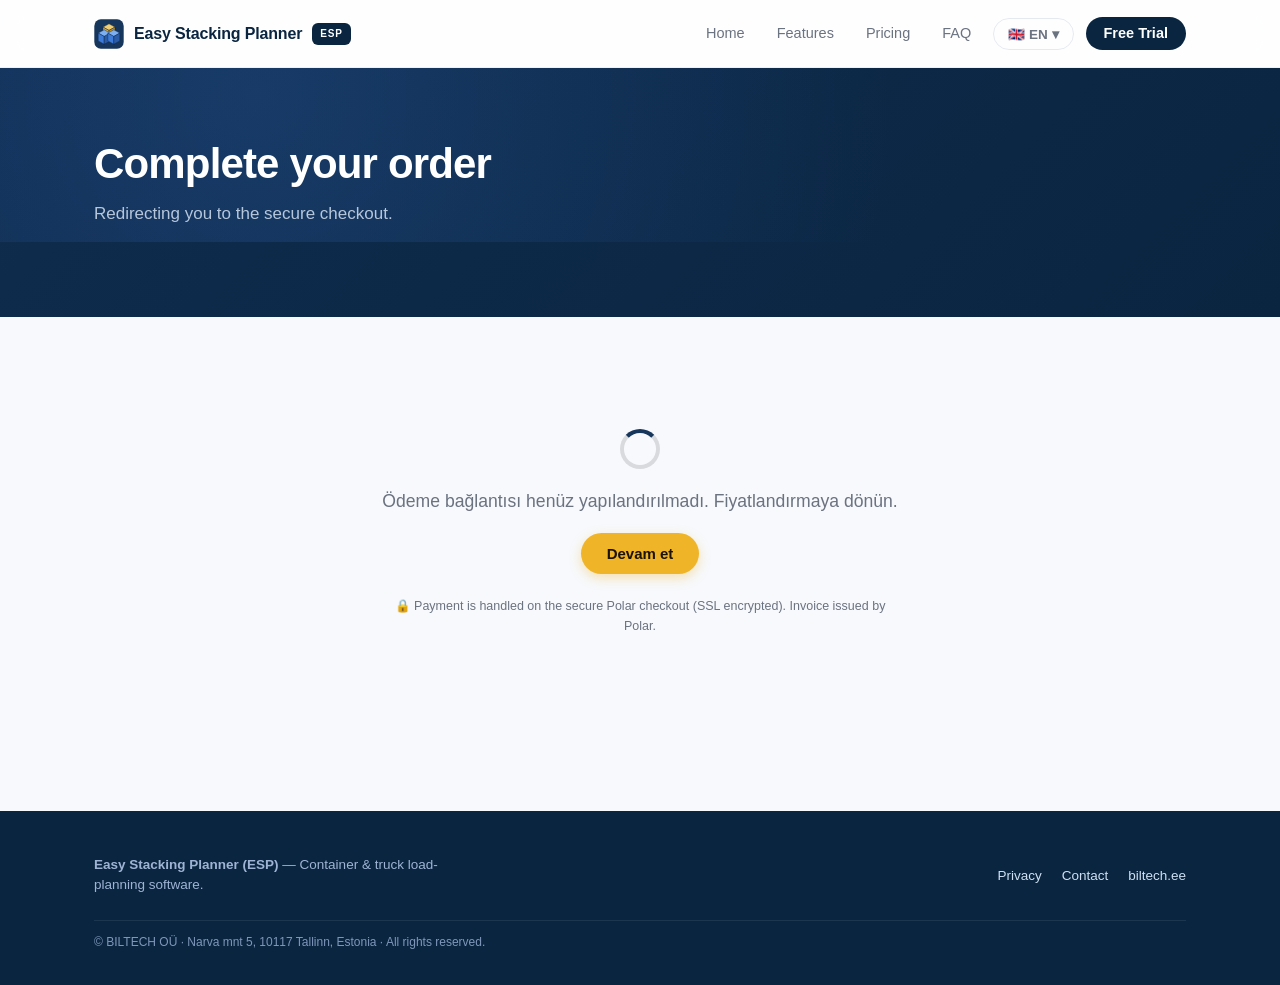
<file: checkout.html>
<!DOCTYPE html>
<html lang="tr">
<head>
<meta charset="utf-8">
<meta name="viewport" content="width=device-width, initial-scale=1">
<link rel="icon" type="image/x-icon" href="assets/favicon.ico">
<link rel="icon" type="image/png" sizes="32x32" href="assets/favicon-32.png">
<link rel="icon" type="image/png" sizes="128x128" href="assets/favicon-128.png">
<link rel="apple-touch-icon" sizes="256x256" href="assets/favicon-256.png">
<title>Checkout — Easy Stacking Planner (ESP)</title>
<meta name="robots" content="noindex,nofollow">
<link rel="stylesheet" href="assets/site.css?v=20260714g">
<style>
  .ck-redirect { max-width: 520px; margin: 0 auto; }
  .ck-redirect-msg { font-size: 1.1rem; margin: 18px 0; }
  .ck-spinner { width: 40px; height: 40px; margin: 0 auto; border: 4px solid rgba(0,0,0,.12);
    border-top-color: #16365c; border-radius: 50%; animation: ck-spin 0.9s linear infinite; }
  @keyframes ck-spin { to { transform: rotate(360deg); } }
</style>
</head>
<body data-page="checkout">
<div id="site-nav"></div>

<div class="page-hero"><div class="wrap">
  <h1 data-i18n="ck_title"></h1>
  <p data-i18n="ck_subtitle"></p>
</div></div>

<section><div class="wrap" style="text-align:center;padding:48px 0;min-height:38vh">
  <div class="ck-redirect">
    <div class="ck-spinner" aria-hidden="true"></div>
    <p id="ckRedirectMsg" class="ck-redirect-msg">…</p>
    <a id="ckManualLink" class="btn btn-primary" style="display:none" rel="noopener">Continue</a>
    <p class="ck-secure" style="margin-top:18px">🔒 <span data-i18n="ck_secure_note"></span></p>
  </div>
</div></section>

<footer id="site-footer"></footer>
<script src="assets/site.js?v=20260714g"></script>
<script src="assets/checkout.js?v=20260714g"></script>
</body>
</html>
</file>
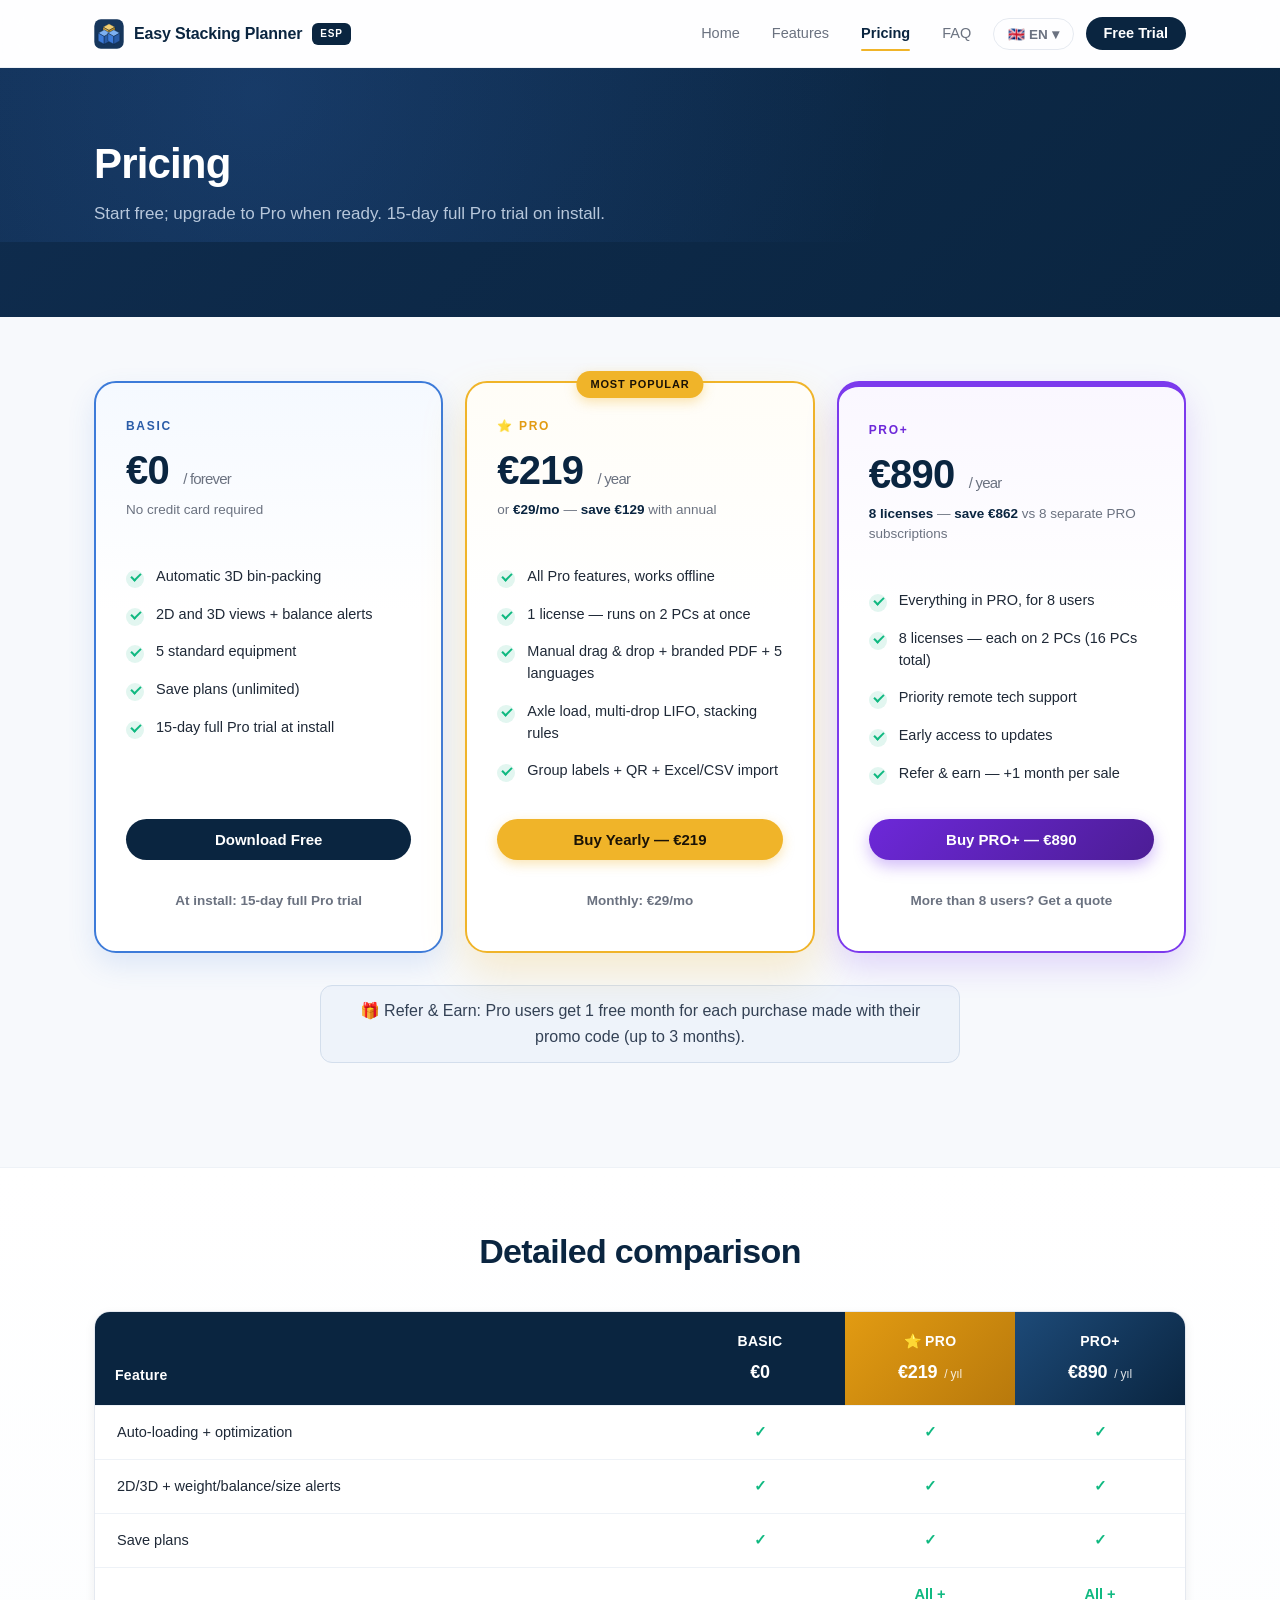
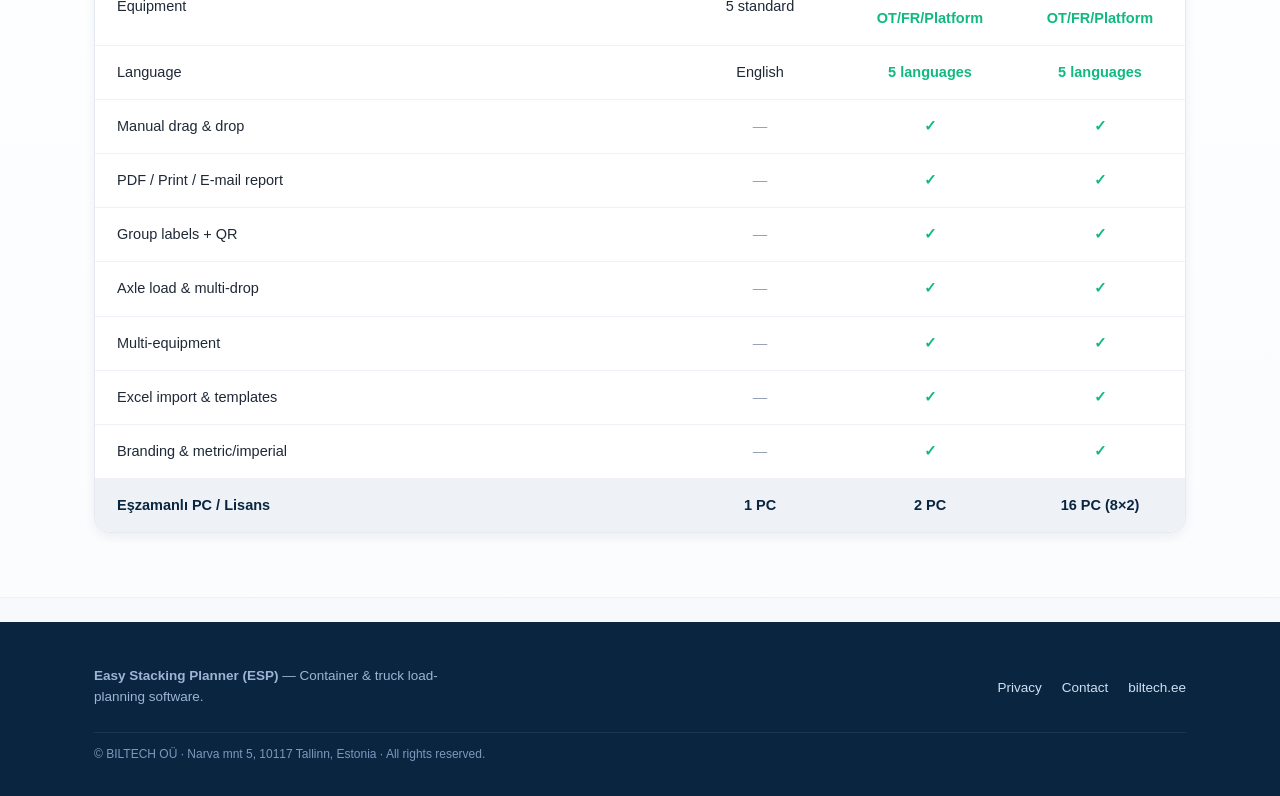
<file: fiyatlandirma.html>
<!DOCTYPE html>
<html lang="tr">
<head>
<meta charset="utf-8">
<meta name="viewport" content="width=device-width, initial-scale=1">
<link rel="icon" type="image/x-icon" href="assets/favicon.ico">
<link rel="icon" type="image/png" sizes="32x32" href="assets/favicon-32.png">
<link rel="icon" type="image/png" sizes="128x128" href="assets/favicon-128.png">
<link rel="apple-touch-icon" sizes="256x256" href="assets/favicon-256.png">
<title>Fiyatlandırma — Easy Stacking Planner (ESP)</title>
<meta name="description" content="BASIC, PRO ve PRO+ karşılaştırması. Kurulumda 15 gün tam Pro deneme. Offline lisans, kurumsal rapor ve grup etiketleri.">
<link rel="stylesheet" href="assets/site.css?v=20260714g">
</head>
<body data-page="pricing">
<div id="site-nav"></div>

<div class="page-hero"><div class="wrap">
  <h1 data-i18n="pp_title"></h1>
  <p data-i18n="pp_sub"></p>
</div></div>

<!-- PLAN KARTLARI (3 kart: BASIC / PRO / PRO+) -->
<section><div class="wrap">
  <div class="plans plans-3">
    <!-- BASIC -->
    <div class="plan basic">
      <div class="pname" data-i18n="pl_basic"></div>
      <div class="price" data-i18n="pl_basic_price"></div>
      <div class="palt" data-i18n="pl_basic_note"></div>
      <ul>
        <li data-i18n="pl_basic_1"></li>
        <li data-i18n="pl_basic_2"></li>
        <li data-i18n="pl_basic_3"></li>
        <li data-i18n="pl_basic_4"></li>
        <li data-i18n="pl_basic_5"></li>
      </ul>
      <div class="plan-btm">
        <a href="index.html#indir" class="btn btn-navy" style="width:100%" data-i18n="pl_basic_cta"></a>
        <span class="btn-alt" data-i18n="pl_basic_trial"></span>
      </div>
    </div>

    <!-- PRO (featured) -->
    <div class="plan pro">
      <div class="ribbon" data-i18n="pl_ribbon"></div>
      <div class="pname" data-i18n="pl_pro"></div>
      <div class="price" data-i18n="pl_pro_price"></div>
      <div class="palt" data-i18n="pl_pro_note"></div>
      <ul>
        <li data-i18n="pl_pro_1"></li>
        <li data-i18n="pl_pro_2"></li>
        <li data-i18n="pl_pro_3"></li>
        <li data-i18n="pl_pro_4"></li>
        <li data-i18n="pl_pro_5"></li>
      </ul>
      <div class="plan-btm">
        <a href="checkout.html?plan=pro-yearly" class="btn btn-primary" style="width:100%" data-i18n="pl_pro_cta_year"></a>
        <a href="checkout.html?plan=pro-monthly" class="btn-alt" data-i18n="pl_pro_cta_month"></a>
      </div>
    </div>

    <!-- PRO+ -->
    <div class="plan pplus">
      <div class="pname" data-i18n="pl_pplus"></div>
      <div class="price" data-i18n="pl_pplus_price"></div>
      <div class="palt" data-i18n="pl_pplus_note"></div>
      <ul>
        <li data-i18n="pl_pplus_1"></li>
        <li data-i18n="pl_pplus_2"></li>
        <li data-i18n="pl_pplus_3"></li>
        <li data-i18n="pl_pplus_4"></li>
        <li data-i18n="pl_pplus_5"></li>
      </ul>
      <div class="plan-btm">
        <a href="checkout.html?plan=plus-yearly" class="btn btn-navy" style="width:100%" data-i18n="pl_pplus_cta"></a>
        <a href="mailto:sales@biltech.ee?subject=ESP%20PRO%2B%20Kurumsal%20Teklif" class="btn-alt" data-i18n="pl_pplus_more"></a>
      </div>
    </div>
  </div>
  <p class="sub" style="margin-top:32px">
    <span style="display:inline-block;background:#EEF3FA;border:1px solid #D3DEEC;border-radius:12px;padding:12px 20px;color:#334155" data-i18n="pp_ref"></span>
  </p>
</div></div></section>

<!-- AYRINTILI KARŞILAŞTIRMA -->
<section class="alt"><div class="wrap">
  <h2 data-i18n="pp_cmp_title"></h2>
  <div class="sub"></div>
  <div class="cmp">
    <table class="cmp-t">
      <thead>
        <tr>
          <th data-i18n="c_feature"></th>
          <th class="col">
            <span data-i18n="pl_basic"></span>
            <div class="col-price">€0</div>
          </th>
          <th class="col pro">
            <span data-i18n="pl_pro"></span>
            <div class="col-price">€219 <span class="pp">/ yıl</span></div>
          </th>
          <th class="col pplus">
            <span data-i18n="pl_pplus"></span>
            <div class="col-price">€890 <span class="pp">/ yıl</span></div>
          </th>
        </tr>
      </thead>
      <tbody>
        <tr><td data-i18n="r1"></td><td class="col yes">✓</td><td class="col yes">✓</td><td class="col yes">✓</td></tr>
        <tr><td data-i18n="r2"></td><td class="col yes">✓</td><td class="col yes">✓</td><td class="col yes">✓</td></tr>
        <tr><td data-i18n="r3"></td><td class="col yes">✓</td><td class="col yes">✓</td><td class="col yes">✓</td></tr>
        <tr><td data-i18n="r4"></td><td class="col" data-i18n="r_std5"></td><td class="col yes" data-i18n="r_all"></td><td class="col yes" data-i18n="r_all"></td></tr>
        <tr><td data-i18n="r5"></td><td class="col" data-i18n="r_en"></td><td class="col yes" data-i18n="r_5lang"></td><td class="col yes" data-i18n="r_5lang"></td></tr>
        <tr><td data-i18n="r6"></td><td class="col no">—</td><td class="col yes">✓</td><td class="col yes">✓</td></tr>
        <tr><td data-i18n="r7"></td><td class="col no">—</td><td class="col yes">✓</td><td class="col yes">✓</td></tr>
        <tr><td data-i18n="r8"></td><td class="col no">—</td><td class="col yes">✓</td><td class="col yes">✓</td></tr>
        <tr><td data-i18n="r9"></td><td class="col no">—</td><td class="col yes">✓</td><td class="col yes">✓</td></tr>
        <tr><td data-i18n="r10"></td><td class="col no">—</td><td class="col yes">✓</td><td class="col yes">✓</td></tr>
        <tr><td data-i18n="r11"></td><td class="col no">—</td><td class="col yes">✓</td><td class="col yes">✓</td></tr>
        <tr><td data-i18n="r12"></td><td class="col no">—</td><td class="col yes">✓</td><td class="col yes">✓</td></tr>
        <tr class="hl-row">
          <td><strong>Eşzamanlı PC / Lisans</strong></td>
          <td class="col">1 PC</td>
          <td class="col yes">2 PC</td>
          <td class="col yes">16 PC (8×2)</td>
        </tr>
      </tbody>
    </table>
  </div>
</div></section>

<footer id="site-footer"></footer>
<script src="assets/site.js?v=20260714g"></script>
</body>
</html>
</file>
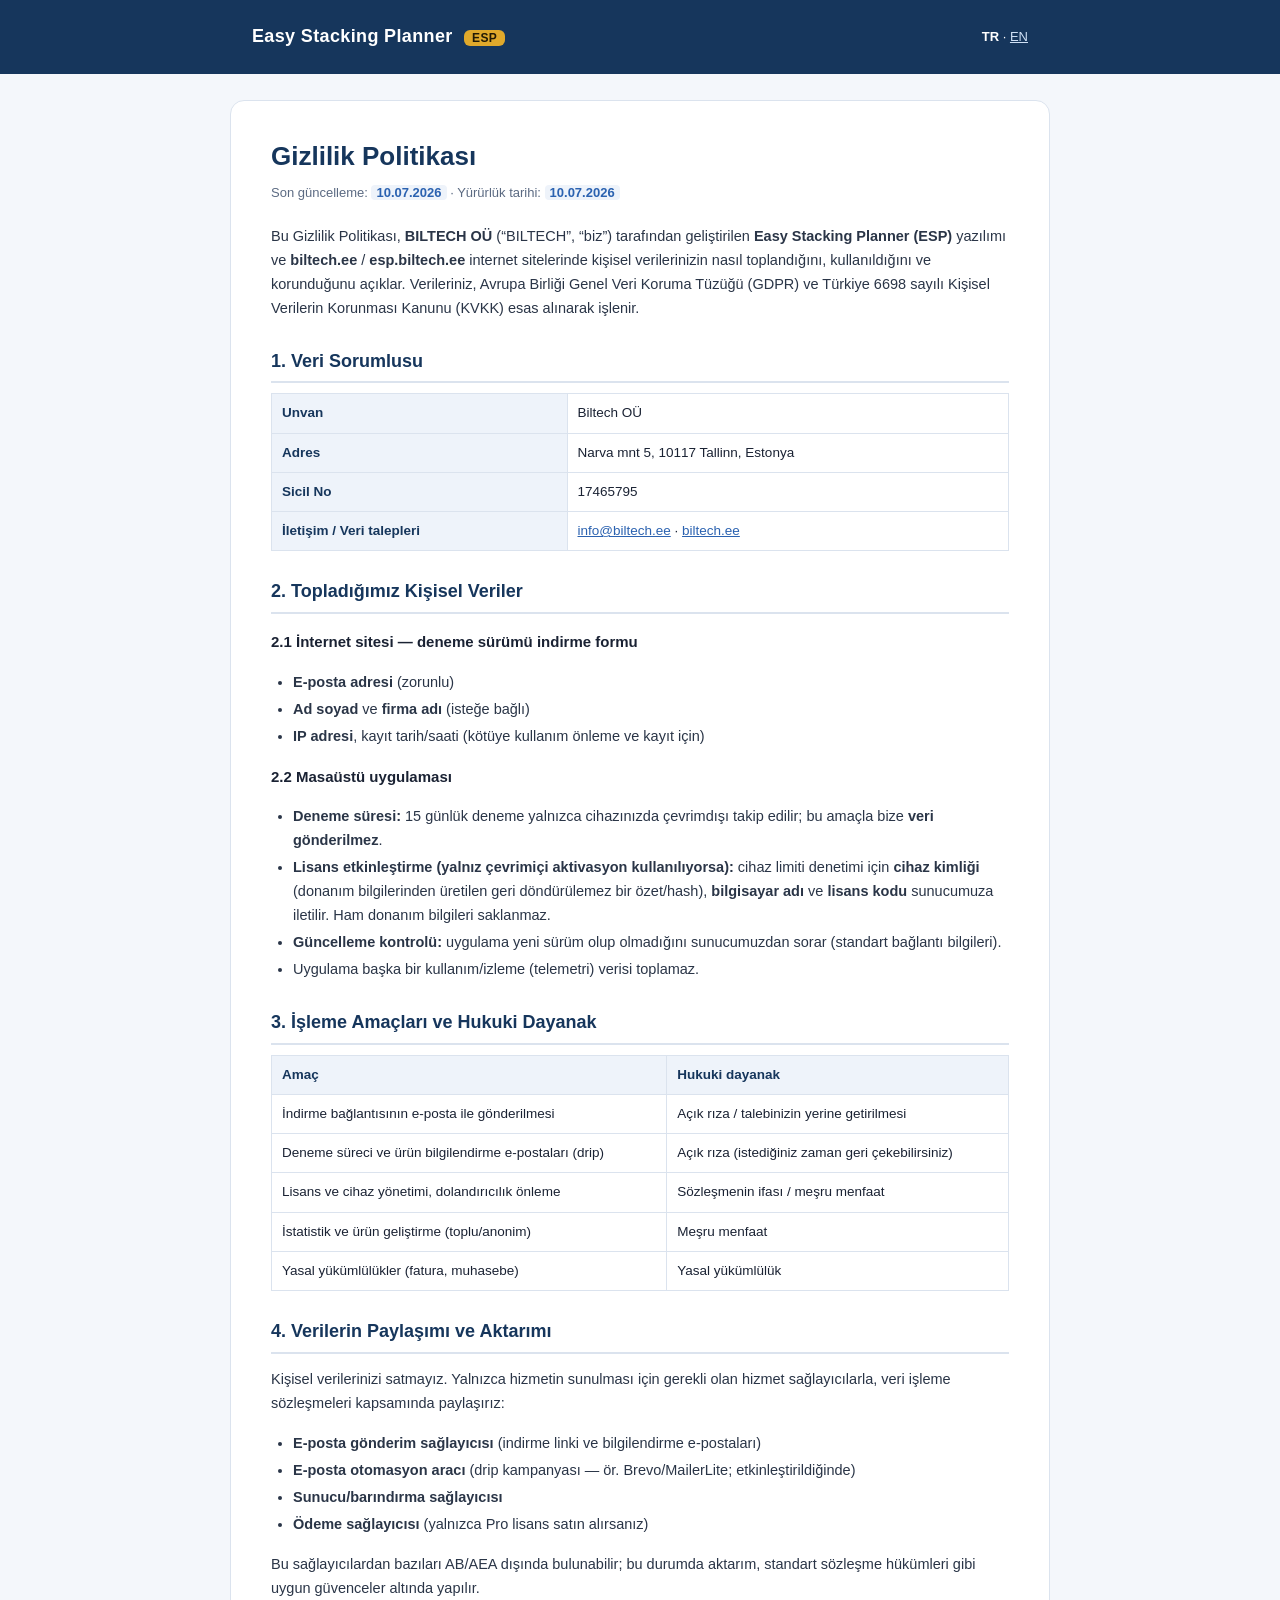
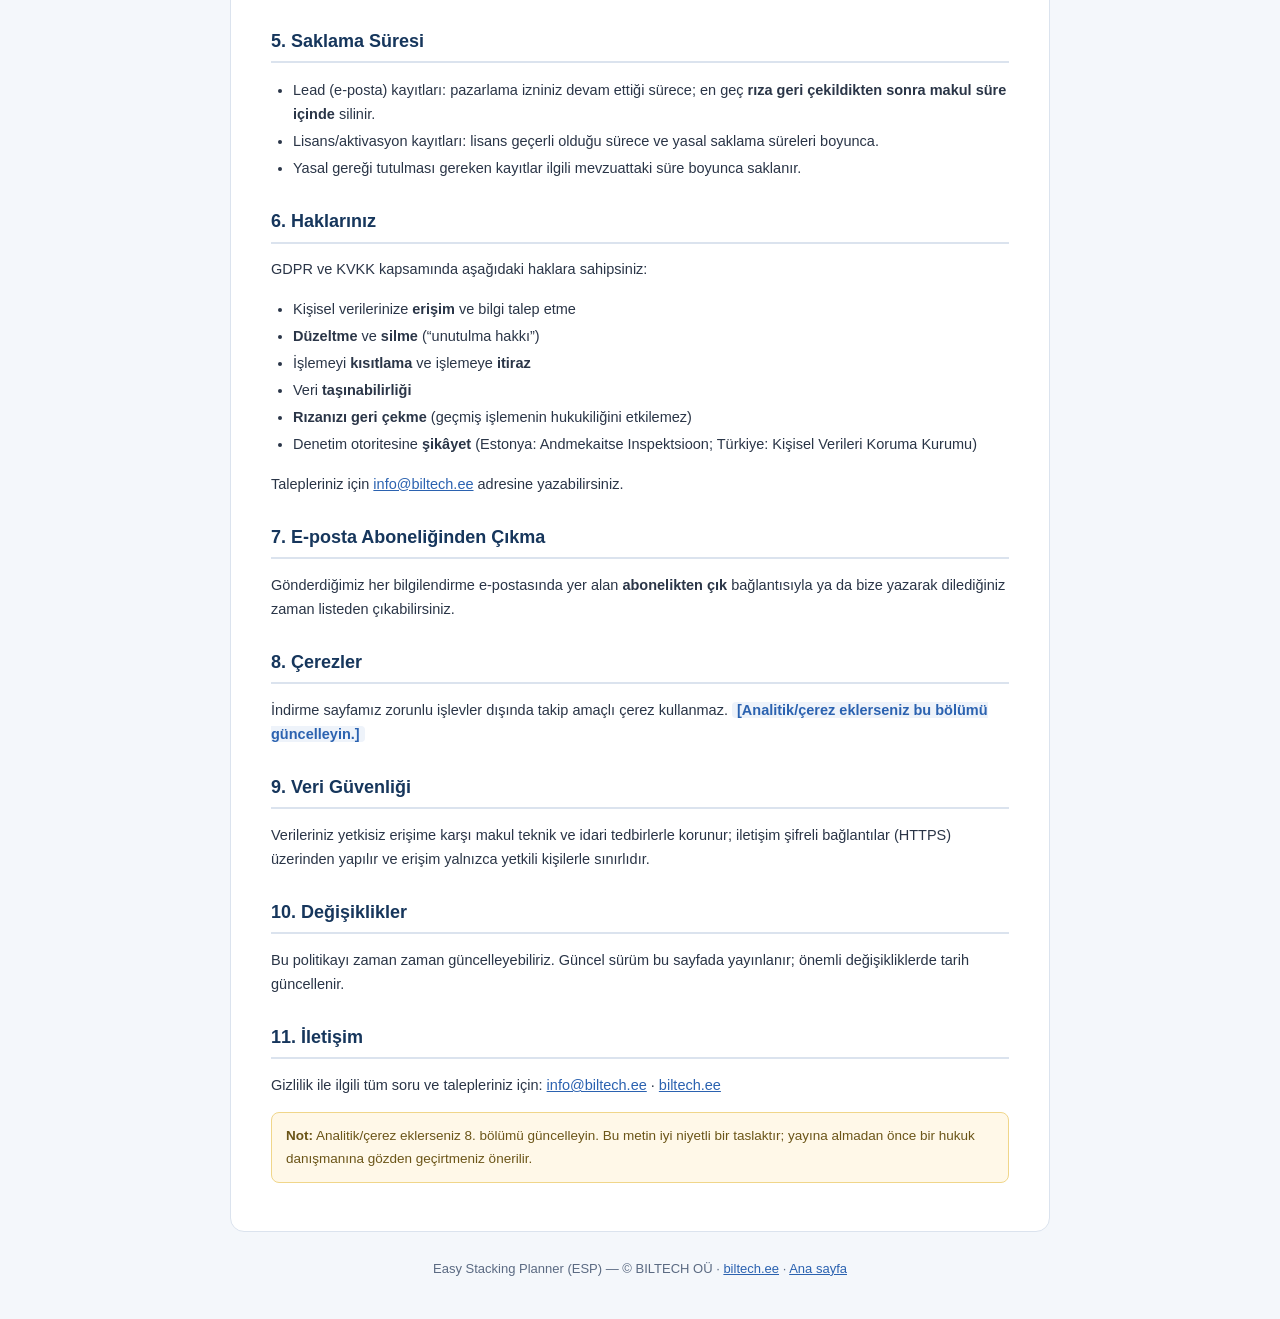
<file: gizlilik.html>
<!DOCTYPE html>
<html lang="tr">
<head>
<meta charset="utf-8">
<meta name="viewport" content="width=device-width, initial-scale=1">
<title>Gizlilik Politikası — Easy Stacking Planner (ESP) · BILTECH OÜ</title>
<style>
  :root { --navy:#16365c; --amber:#e0a92b; --ink:#1a2233; --muted:#5b6a82; --line:#dbe3ee; }
  * { box-sizing:border-box; }
  body { margin:0; font-family:'Segoe UI',Arial,sans-serif; color:var(--ink); background:#f4f7fb; line-height:1.65; }
  .top { background:var(--navy); color:#fff; padding:22px 0; }
  .wrap { max-width:820px; margin:0 auto; padding:0 22px; }
  .brand { font-weight:800; font-size:18px; letter-spacing:.02em; }
  .brand span { background:var(--amber); color:#221a05; padding:1px 8px; border-radius:6px; font-size:12px; margin-left:6px; }
  main { background:#fff; max-width:820px; margin:26px auto; padding:34px 40px; border:1px solid var(--line); border-radius:14px; }
  h1 { font-size:26px; margin:0 0 4px; color:var(--navy); }
  .updated { color:var(--muted); font-size:13px; margin-bottom:22px; }
  h2 { font-size:18px; color:var(--navy); margin:26px 0 8px; border-bottom:2px solid var(--line); padding-bottom:5px; }
  h3 { font-size:15px; margin:16px 0 4px; }
  p, li { font-size:14.5px; color:#2a3547; }
  ul { padding-left:22px; }
  li { margin:3px 0; }
  a { color:#2b62b0; }
  table { width:100%; border-collapse:collapse; margin:10px 0; font-size:13.5px; }
  th, td { border:1px solid var(--line); padding:8px 10px; text-align:left; vertical-align:top; }
  th { background:#eef3fa; color:var(--navy); }
  .note { background:#fff8e8; border:1px solid #f0d68a; border-radius:8px; padding:12px 14px; font-size:13.5px; color:#6b5518; margin:14px 0; }
  .fill { background:#eef3fa; border-radius:4px; padding:0 5px; color:#2b62b0; font-weight:600; }
  footer { max-width:820px; margin:0 auto 40px; padding:0 22px; color:var(--muted); font-size:13px; text-align:center; }
</style>
</head>
<body>
<div class="top"><div class="wrap" style="display:flex;justify-content:space-between;align-items:center">
  <span class="brand">Easy Stacking Planner <span>ESP</span></span>
  <span style="font-size:13px"><b style="color:#fff">TR</b> · <a href="privacy.html" style="color:#cfe0f5">EN</a></span>
</div></div>

<main>
  <h1>Gizlilik Politikası</h1>
  <div class="updated">Son güncelleme: <span class="fill">10.07.2026</span> · Yürürlük tarihi: <span class="fill">10.07.2026</span></div>

  <p>Bu Gizlilik Politikası, <b>BILTECH OÜ</b> (“BILTECH”, “biz”) tarafından geliştirilen
  <b>Easy Stacking Planner (ESP)</b> yazılımı ve <b>biltech.ee</b> / <b>esp.biltech.ee</b> internet
  sitelerinde kişisel verilerinizin nasıl toplandığını, kullanıldığını ve korunduğunu açıklar.
  Verileriniz, Avrupa Birliği Genel Veri Koruma Tüzüğü (GDPR) ve Türkiye 6698 sayılı Kişisel
  Verilerin Korunması Kanunu (KVKK) esas alınarak işlenir.</p>

  <h2>1. Veri Sorumlusu</h2>
  <table>
    <tr><th>Unvan</th><td>Biltech OÜ</td></tr>
    <tr><th>Adres</th><td>Narva mnt 5, 10117 Tallinn, Estonya</td></tr>
    <tr><th>Sicil No</th><td>17465795</td></tr>
    <tr><th>İletişim / Veri talepleri</th><td><a href="mailto:info@biltech.ee">info@biltech.ee</a> · <a href="https://biltech.ee">biltech.ee</a></td></tr>
  </table>

  <h2>2. Topladığımız Kişisel Veriler</h2>

  <h3>2.1 İnternet sitesi — deneme sürümü indirme formu</h3>
  <ul>
    <li><b>E-posta adresi</b> (zorunlu)</li>
    <li><b>Ad soyad</b> ve <b>firma adı</b> (isteğe bağlı)</li>
    <li><b>IP adresi</b>, kayıt tarih/saati (kötüye kullanım önleme ve kayıt için)</li>
  </ul>

  <h3>2.2 Masaüstü uygulaması</h3>
  <ul>
    <li><b>Deneme süresi:</b> 15 günlük deneme yalnızca cihazınızda çevrimdışı takip edilir;
      bu amaçla bize <b>veri gönderilmez</b>.</li>
    <li><b>Lisans etkinleştirme (yalnız çevrimiçi aktivasyon kullanılıyorsa):</b> cihaz limiti
      denetimi için <b>cihaz kimliği</b> (donanım bilgilerinden üretilen geri döndürülemez bir özet/hash),
      <b>bilgisayar adı</b> ve <b>lisans kodu</b> sunucumuza iletilir. Ham donanım bilgileri saklanmaz.</li>
    <li><b>Güncelleme kontrolü:</b> uygulama yeni sürüm olup olmadığını sunucumuzdan sorar
      (standart bağlantı bilgileri).</li>
    <li>Uygulama başka bir kullanım/izleme (telemetri) verisi toplamaz.</li>
  </ul>

  <h2>3. İşleme Amaçları ve Hukuki Dayanak</h2>
  <table>
    <tr><th>Amaç</th><th>Hukuki dayanak</th></tr>
    <tr><td>İndirme bağlantısının e-posta ile gönderilmesi</td><td>Açık rıza / talebinizin yerine getirilmesi</td></tr>
    <tr><td>Deneme süreci ve ürün bilgilendirme e-postaları (drip)</td><td>Açık rıza (istediğiniz zaman geri çekebilirsiniz)</td></tr>
    <tr><td>Lisans ve cihaz yönetimi, dolandırıcılık önleme</td><td>Sözleşmenin ifası / meşru menfaat</td></tr>
    <tr><td>İstatistik ve ürün geliştirme (toplu/anonim)</td><td>Meşru menfaat</td></tr>
    <tr><td>Yasal yükümlülükler (fatura, muhasebe)</td><td>Yasal yükümlülük</td></tr>
  </table>

  <h2>4. Verilerin Paylaşımı ve Aktarımı</h2>
  <p>Kişisel verilerinizi satmayız. Yalnızca hizmetin sunulması için gerekli olan hizmet
  sağlayıcılarla, veri işleme sözleşmeleri kapsamında paylaşırız:</p>
  <ul>
    <li><b>E-posta gönderim sağlayıcısı</b> (indirme linki ve bilgilendirme e-postaları)</li>
    <li><b>E-posta otomasyon aracı</b> (drip kampanyası — ör. Brevo/MailerLite; etkinleştirildiğinde)</li>
    <li><b>Sunucu/barındırma sağlayıcısı</b></li>
    <li><b>Ödeme sağlayıcısı</b> (yalnızca Pro lisans satın alırsanız)</li>
  </ul>
  <p>Bu sağlayıcılardan bazıları AB/AEA dışında bulunabilir; bu durumda aktarım, standart
  sözleşme hükümleri gibi uygun güvenceler altında yapılır.</p>

  <h2>5. Saklama Süresi</h2>
  <ul>
    <li>Lead (e-posta) kayıtları: pazarlama izniniz devam ettiği sürece; en geç <b>rıza geri
      çekildikten sonra makul süre içinde</b> silinir.</li>
    <li>Lisans/aktivasyon kayıtları: lisans geçerli olduğu sürece ve yasal saklama süreleri boyunca.</li>
    <li>Yasal gereği tutulması gereken kayıtlar ilgili mevzuattaki süre boyunca saklanır.</li>
  </ul>

  <h2>6. Haklarınız</h2>
  <p>GDPR ve KVKK kapsamında aşağıdaki haklara sahipsiniz:</p>
  <ul>
    <li>Kişisel verilerinize <b>erişim</b> ve bilgi talep etme</li>
    <li><b>Düzeltme</b> ve <b>silme</b> (“unutulma hakkı”)</li>
    <li>İşlemeyi <b>kısıtlama</b> ve işlemeye <b>itiraz</b></li>
    <li>Veri <b>taşınabilirliği</b></li>
    <li><b>Rızanızı geri çekme</b> (geçmiş işlemenin hukukiliğini etkilemez)</li>
    <li>Denetim otoritesine <b>şikâyet</b> (Estonya: Andmekaitse Inspektsioon; Türkiye: Kişisel
      Verileri Koruma Kurumu)</li>
  </ul>
  <p>Talepleriniz için <a href="mailto:info@biltech.ee">info@biltech.ee</a> adresine yazabilirsiniz.</p>

  <h2>7. E-posta Aboneliğinden Çıkma</h2>
  <p>Gönderdiğimiz her bilgilendirme e-postasında yer alan <b>abonelikten çık</b> bağlantısıyla ya
  da bize yazarak dilediğiniz zaman listeden çıkabilirsiniz.</p>

  <h2>8. Çerezler</h2>
  <p>İndirme sayfamız zorunlu işlevler dışında takip amaçlı çerez kullanmaz.
  <span class="fill">[Analitik/çerez eklerseniz bu bölümü güncelleyin.]</span></p>

  <h2>9. Veri Güvenliği</h2>
  <p>Verileriniz yetkisiz erişime karşı makul teknik ve idari tedbirlerle korunur; iletişim
  şifreli bağlantılar (HTTPS) üzerinden yapılır ve erişim yalnızca yetkili kişilerle sınırlıdır.</p>

  <h2>10. Değişiklikler</h2>
  <p>Bu politikayı zaman zaman güncelleyebiliriz. Güncel sürüm bu sayfada yayınlanır; önemli
  değişikliklerde tarih güncellenir.</p>

  <h2>11. İletişim</h2>
  <p>Gizlilik ile ilgili tüm soru ve talepleriniz için: <a href="mailto:info@biltech.ee">info@biltech.ee</a> · <a href="https://biltech.ee">biltech.ee</a></p>

  <div class="note"><b>Not:</b> Analitik/çerez eklerseniz 8. bölümü güncelleyin. Bu metin iyi
  niyetli bir taslaktır; yayına almadan önce bir hukuk danışmanına gözden geçirtmeniz önerilir.</div>
</main>

<footer>
  Easy Stacking Planner (ESP) — © BILTECH OÜ · <a href="https://biltech.ee">biltech.ee</a> ·
  <a href="index.html">Ana sayfa</a>
</footer>
</body>
</html>
</file>
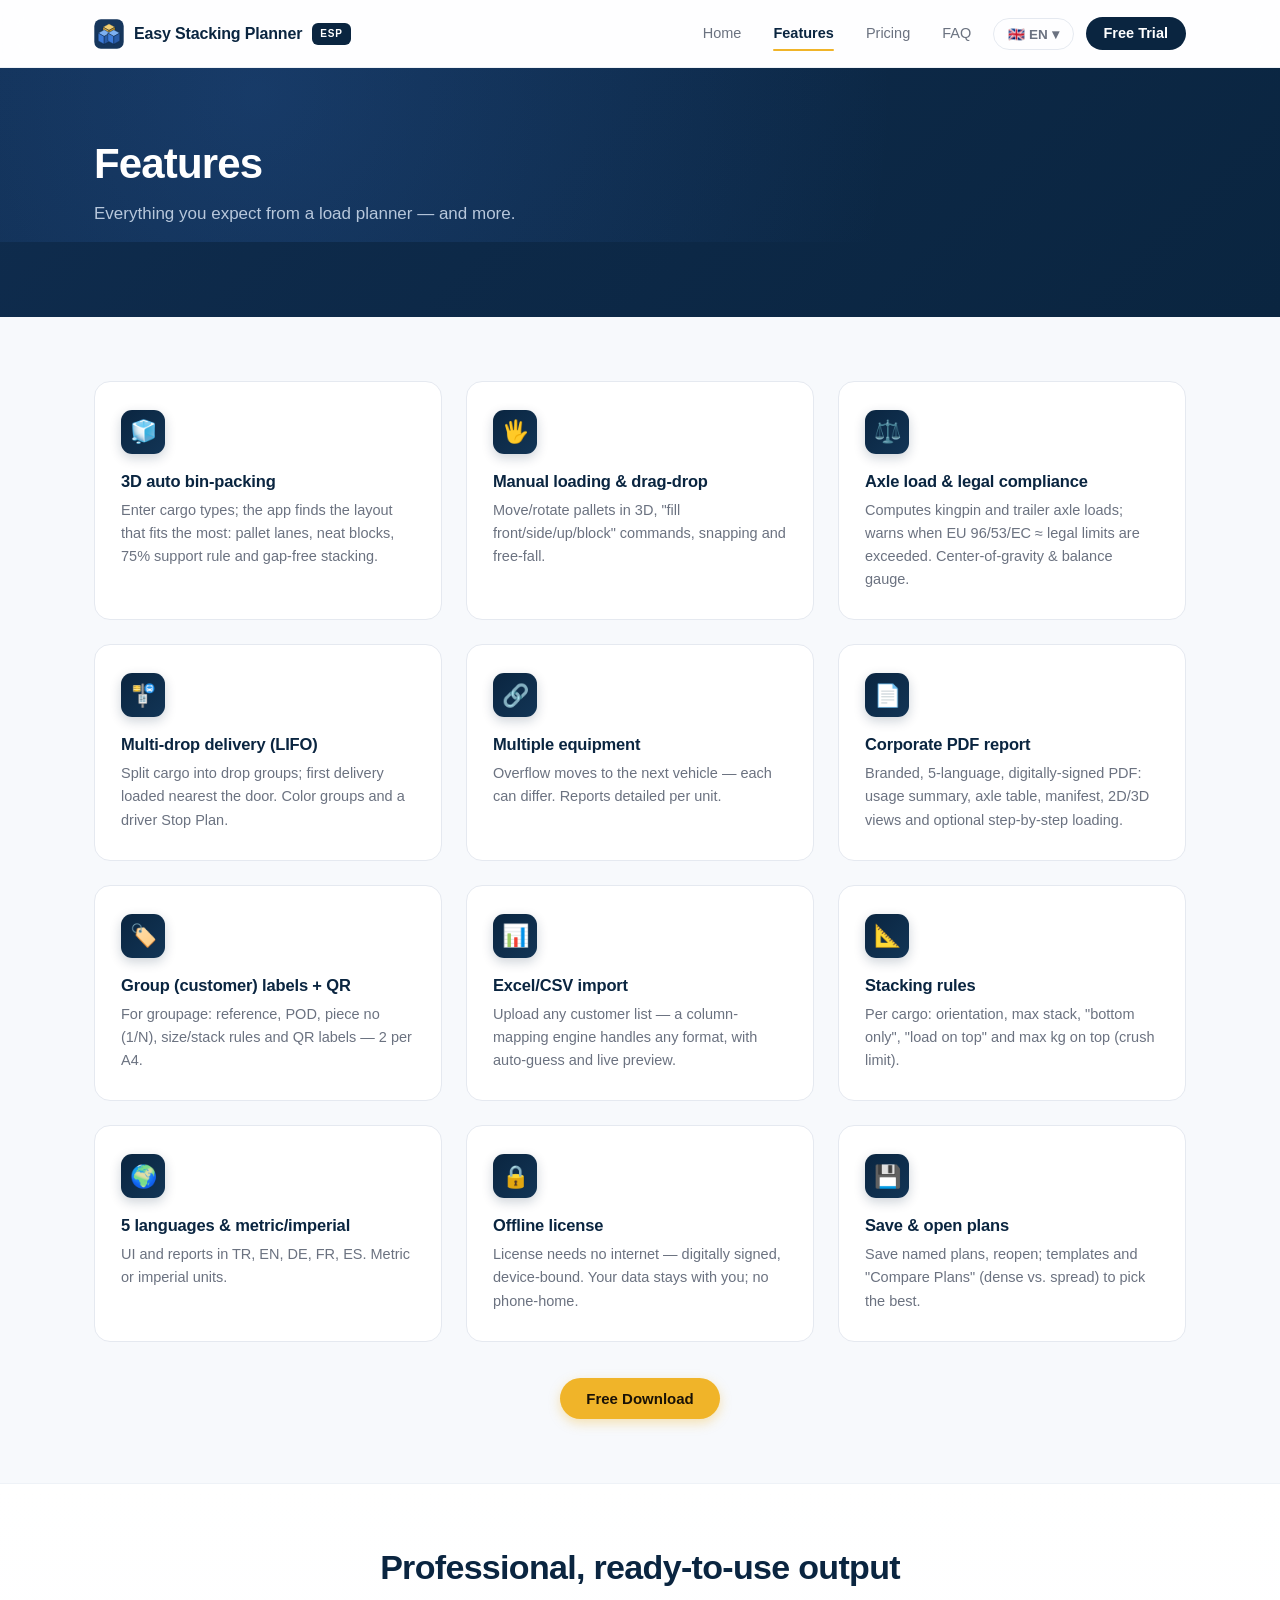
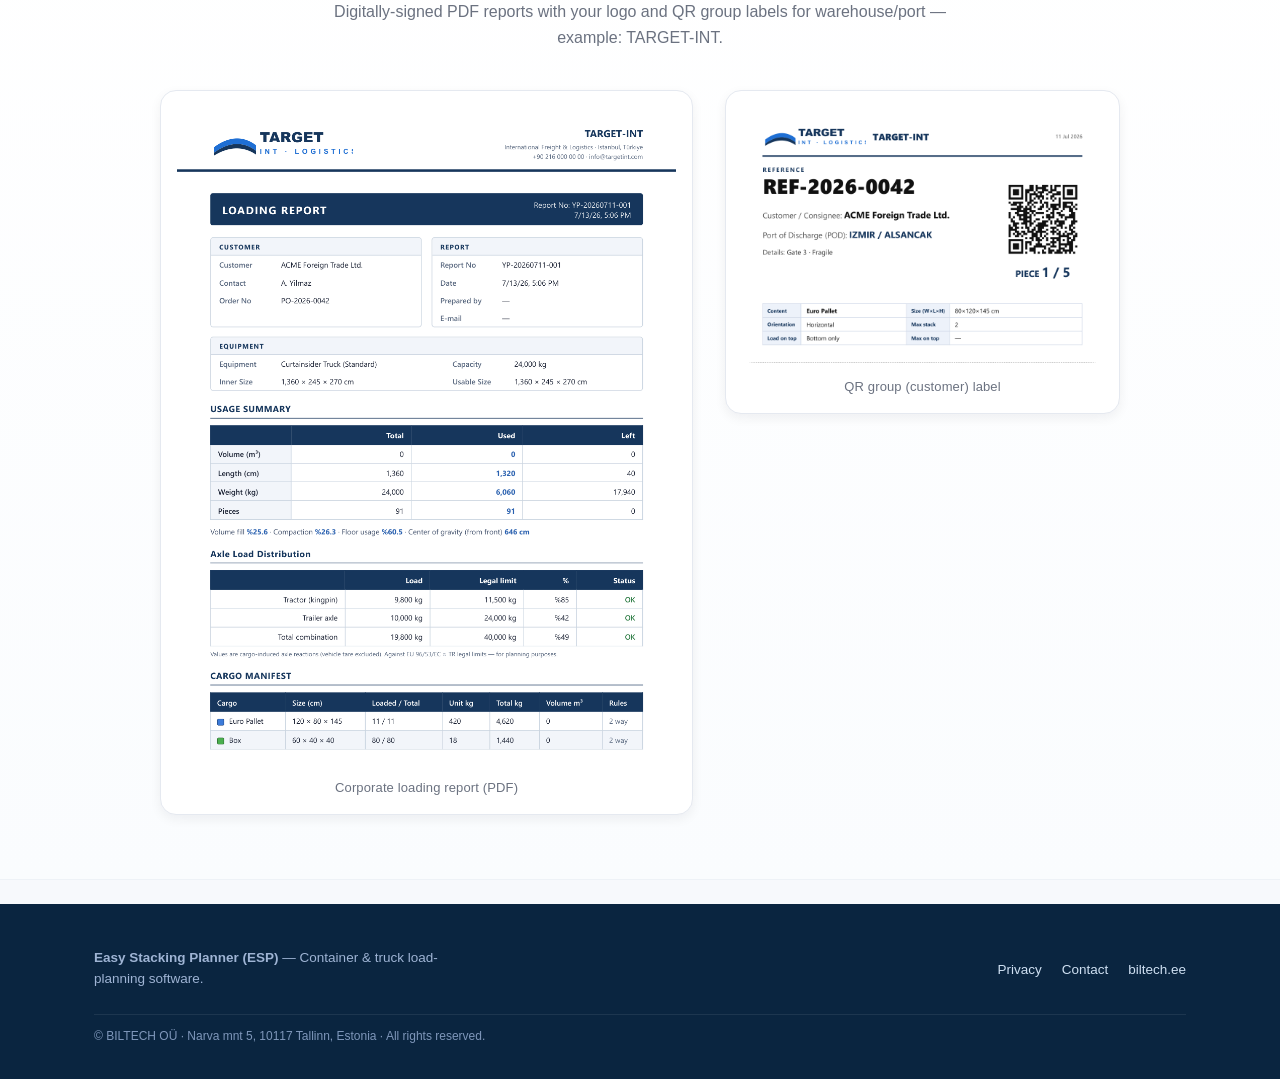
<file: ozellikler.html>
<!DOCTYPE html>
<html lang="tr">
<head>
<meta charset="utf-8">
<meta name="viewport" content="width=device-width, initial-scale=1">
<link rel="icon" type="image/x-icon" href="assets/favicon.ico">
<link rel="icon" type="image/png" sizes="32x32" href="assets/favicon-32.png">
<link rel="icon" type="image/png" sizes="128x128" href="assets/favicon-128.png">
<link rel="apple-touch-icon" sizes="256x256" href="assets/favicon-256.png">
<title>Özellikler — Easy Stacking Planner (ESP)</title>
<meta name="description" content="3D otomatik yükleme, aks yükü, çok duraklı teslimat, kurumsal rapor, grup etiketi + QR, Excel içe aktarma ve daha fazlası.">
<link rel="stylesheet" href="assets/site.css?v=20260714g">
</head>
<body data-page="features">
<div id="site-nav"></div>

<div class="page-hero"><div class="wrap">
  <h1 data-i18n="fp_title"></h1>
  <p data-i18n="fp_sub"></p>
</div></div>

<section><div class="wrap">
  <div class="feat">
    <div class="card"><div class="ic">🧊</div><h3 data-i18n="x1_t"></h3><p data-i18n="x1_d"></p></div>
    <div class="card"><div class="ic">🖐️</div><h3 data-i18n="x2_t"></h3><p data-i18n="x2_d"></p></div>
    <div class="card"><div class="ic">⚖️</div><h3 data-i18n="x3_t"></h3><p data-i18n="x3_d"></p></div>
    <div class="card"><div class="ic">🚏</div><h3 data-i18n="x4_t"></h3><p data-i18n="x4_d"></p></div>
    <div class="card"><div class="ic">🔗</div><h3 data-i18n="x5_t"></h3><p data-i18n="x5_d"></p></div>
    <div class="card"><div class="ic">📄</div><h3 data-i18n="x6_t"></h3><p data-i18n="x6_d"></p></div>
    <div class="card"><div class="ic">🏷️</div><h3 data-i18n="x7_t"></h3><p data-i18n="x7_d"></p></div>
    <div class="card"><div class="ic">📊</div><h3 data-i18n="x8_t"></h3><p data-i18n="x8_d"></p></div>
    <div class="card"><div class="ic">📐</div><h3 data-i18n="x9_t"></h3><p data-i18n="x9_d"></p></div>
    <div class="card"><div class="ic">🌍</div><h3 data-i18n="x10_t"></h3><p data-i18n="x10_d"></p></div>
    <div class="card"><div class="ic">🔒</div><h3 data-i18n="x11_t"></h3><p data-i18n="x11_d"></p></div>
    <div class="card"><div class="ic">💾</div><h3 data-i18n="x12_t"></h3><p data-i18n="x12_d"></p></div>
  </div>
  <div style="text-align:center;margin-top:36px">
    <a href="index.html#indir" class="btn btn-primary" data-i18n="hero_cta1"></a>
  </div>
</div></section>

<!-- MARKALI ÇIKTILAR (rapor + etiket örnekleri) -->
<section class="alt"><div class="wrap">
  <h2 data-i18n="h_show_title"></h2>
  <p class="sub" data-i18n="h_show_sub"></p>
  <div class="showcase">
    <figure><img src="assets/shot-report.png?v=2" alt="report"><figcaption data-i18n="show_report"></figcaption></figure>
    <figure><img src="assets/shot-label.png?v=2" alt="label"><figcaption data-i18n="show_label"></figcaption></figure>
  </div>
</div></section>

<footer id="site-footer"></footer>
<script src="assets/site.js?v=20260714g"></script>
</body>
</html>
</file>
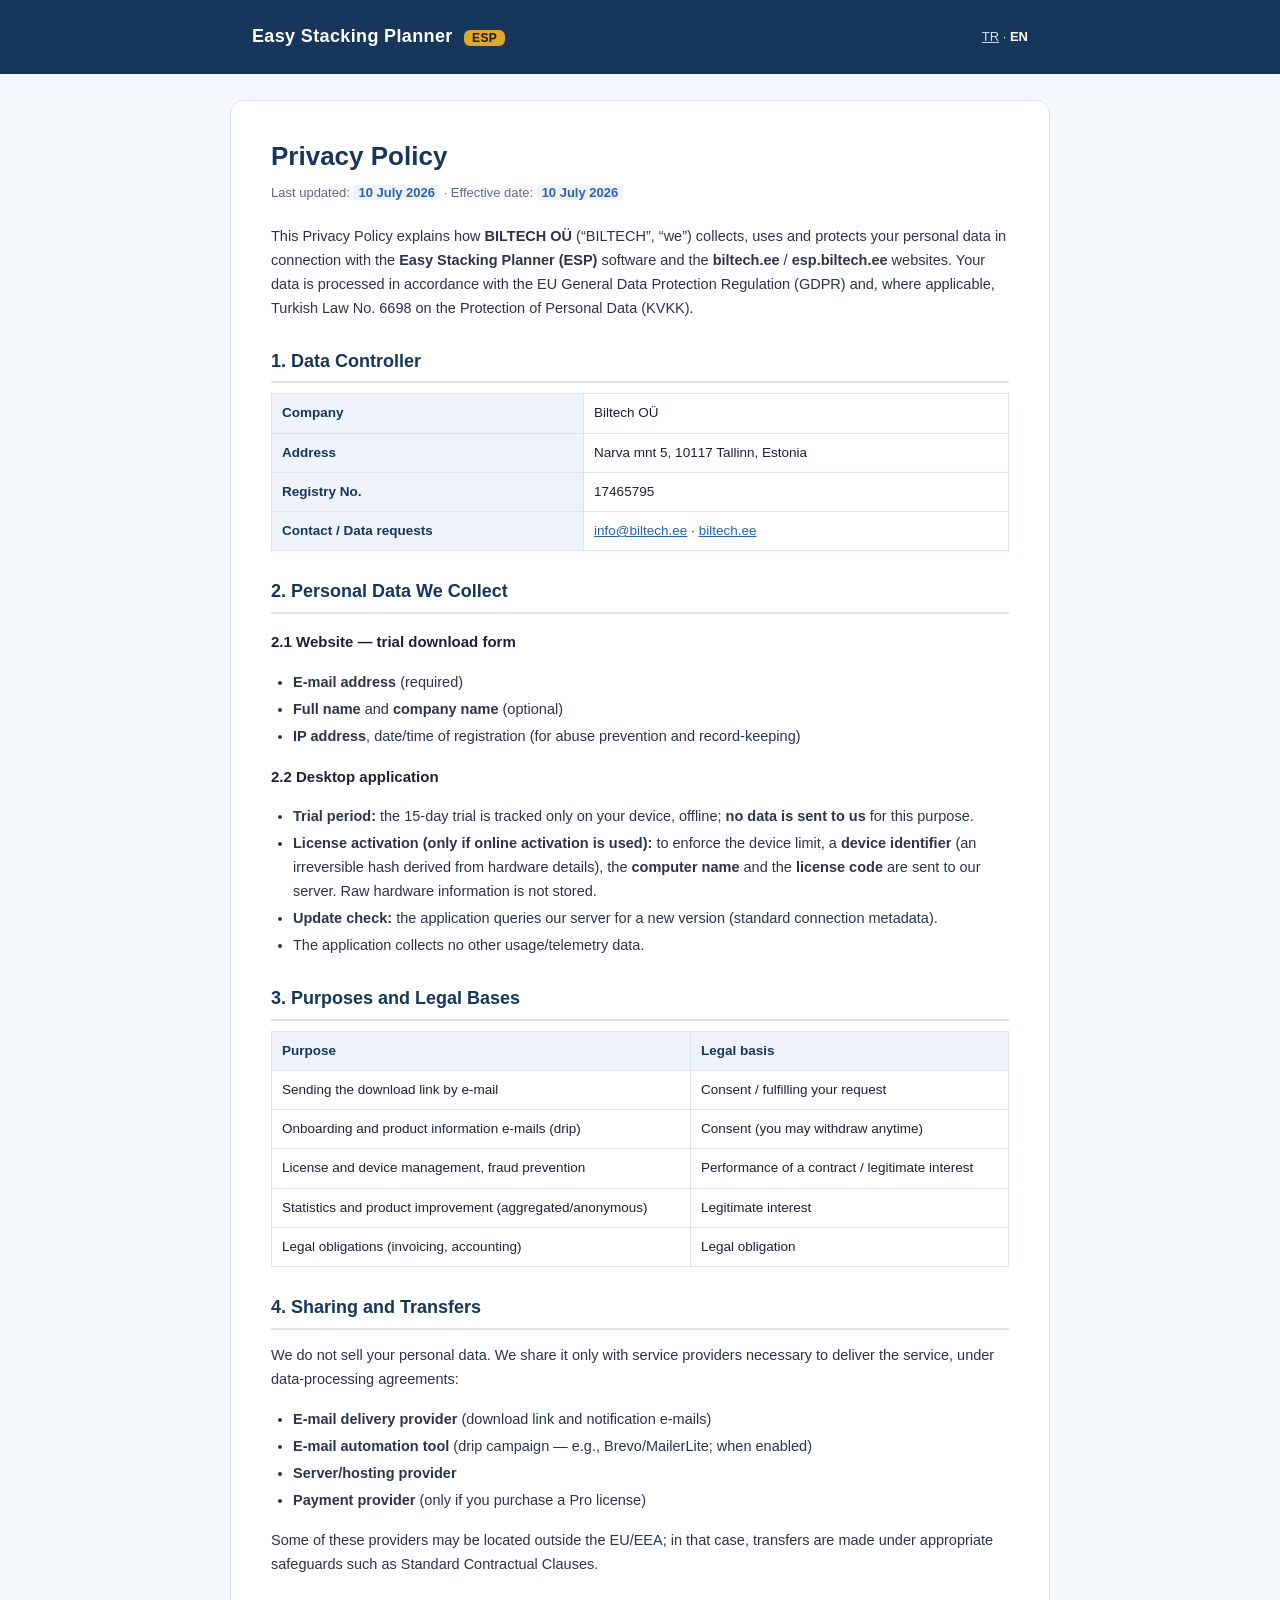
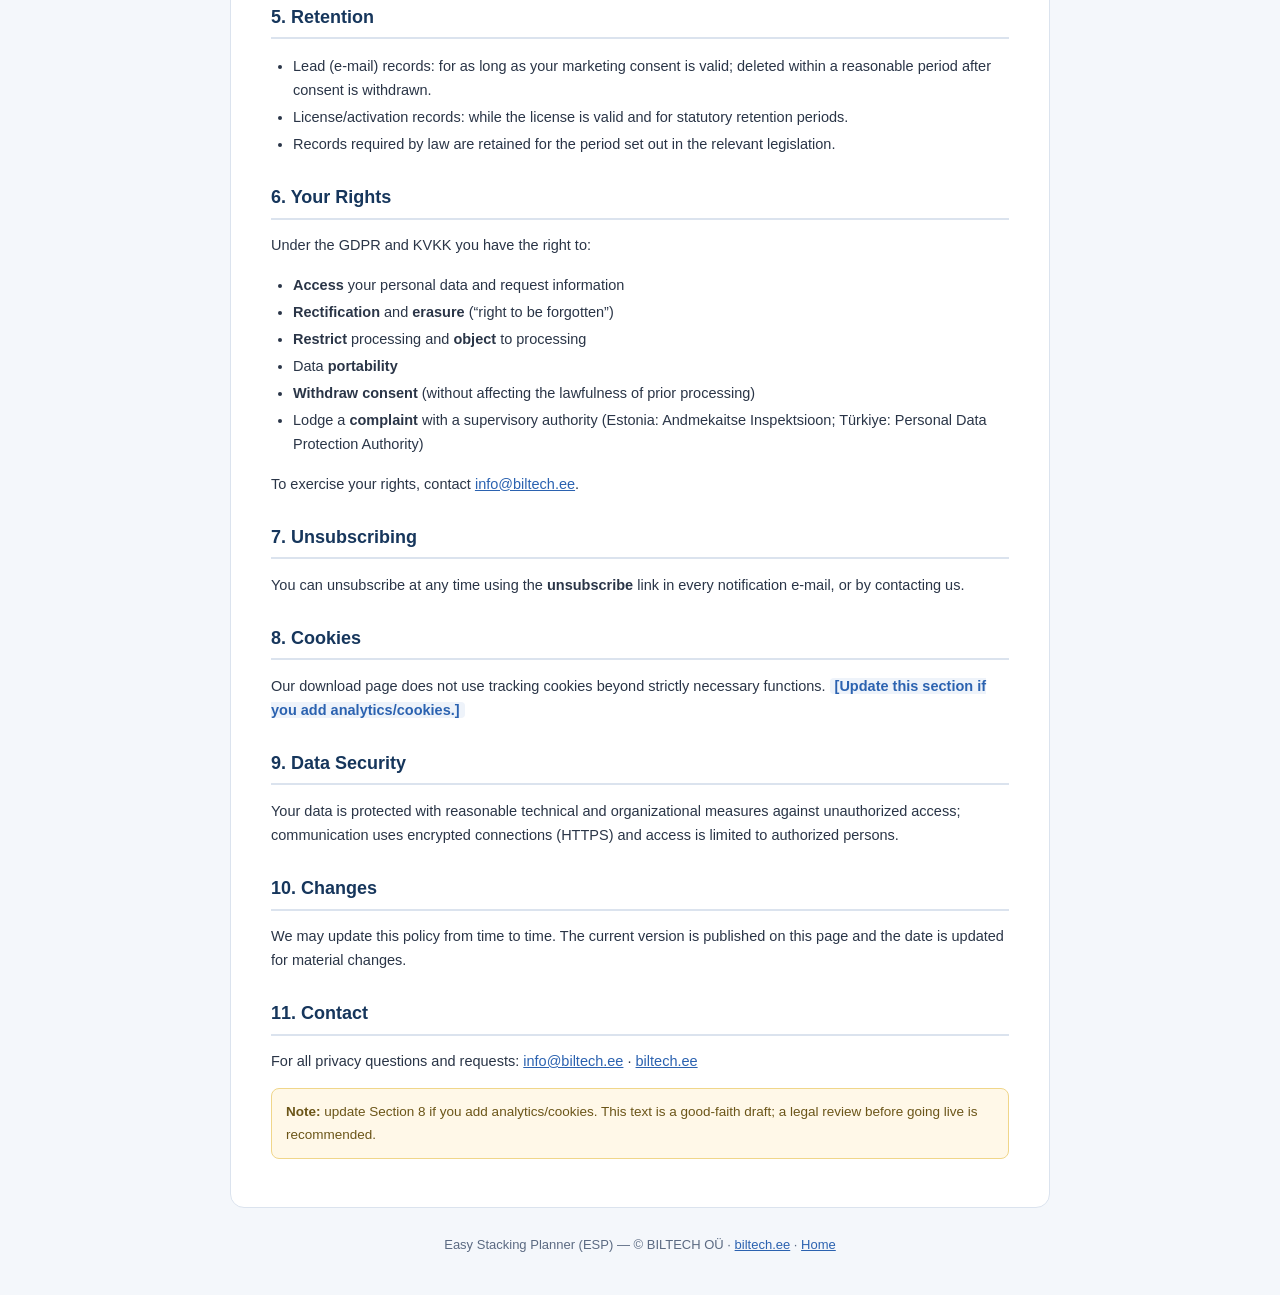
<file: privacy.html>
<!DOCTYPE html>
<html lang="en">
<head>
<meta charset="utf-8">
<meta name="viewport" content="width=device-width, initial-scale=1">
<title>Privacy Policy — Easy Stacking Planner (ESP) · BILTECH OÜ</title>
<style>
  :root { --navy:#16365c; --amber:#e0a92b; --ink:#1a2233; --muted:#5b6a82; --line:#dbe3ee; }
  * { box-sizing:border-box; }
  body { margin:0; font-family:'Segoe UI',Arial,sans-serif; color:var(--ink); background:#f4f7fb; line-height:1.65; }
  .top { background:var(--navy); color:#fff; padding:22px 0; }
  .wrap { max-width:820px; margin:0 auto; padding:0 22px; }
  .brand { font-weight:800; font-size:18px; letter-spacing:.02em; }
  .brand span { background:var(--amber); color:#221a05; padding:1px 8px; border-radius:6px; font-size:12px; margin-left:6px; }
  main { background:#fff; max-width:820px; margin:26px auto; padding:34px 40px; border:1px solid var(--line); border-radius:14px; }
  h1 { font-size:26px; margin:0 0 4px; color:var(--navy); }
  .updated { color:var(--muted); font-size:13px; margin-bottom:22px; }
  h2 { font-size:18px; color:var(--navy); margin:26px 0 8px; border-bottom:2px solid var(--line); padding-bottom:5px; }
  h3 { font-size:15px; margin:16px 0 4px; }
  p, li { font-size:14.5px; color:#2a3547; }
  ul { padding-left:22px; }
  li { margin:3px 0; }
  a { color:#2b62b0; }
  table { width:100%; border-collapse:collapse; margin:10px 0; font-size:13.5px; }
  th, td { border:1px solid var(--line); padding:8px 10px; text-align:left; vertical-align:top; }
  th { background:#eef3fa; color:var(--navy); }
  .note { background:#fff8e8; border:1px solid #f0d68a; border-radius:8px; padding:12px 14px; font-size:13.5px; color:#6b5518; margin:14px 0; }
  .fill { background:#eef3fa; border-radius:4px; padding:0 5px; color:#2b62b0; font-weight:600; }
  footer { max-width:820px; margin:0 auto 40px; padding:0 22px; color:var(--muted); font-size:13px; text-align:center; }
</style>
</head>
<body>
<div class="top"><div class="wrap" style="display:flex;justify-content:space-between;align-items:center">
  <span class="brand">Easy Stacking Planner <span>ESP</span></span>
  <span style="font-size:13px"><a href="gizlilik.html" style="color:#cfe0f5">TR</a> · <b style="color:#fff">EN</b></span>
</div></div>

<main>
  <h1>Privacy Policy</h1>
  <div class="updated">Last updated: <span class="fill">10 July 2026</span> · Effective date: <span class="fill">10 July 2026</span></div>

  <p>This Privacy Policy explains how <b>BILTECH OÜ</b> (“BILTECH”, “we”) collects, uses and
  protects your personal data in connection with the <b>Easy Stacking Planner (ESP)</b> software
  and the <b>biltech.ee</b> / <b>esp.biltech.ee</b> websites. Your data is processed in accordance
  with the EU General Data Protection Regulation (GDPR) and, where applicable, Turkish Law No. 6698
  on the Protection of Personal Data (KVKK).</p>

  <h2>1. Data Controller</h2>
  <table>
    <tr><th>Company</th><td>Biltech OÜ</td></tr>
    <tr><th>Address</th><td>Narva mnt 5, 10117 Tallinn, Estonia</td></tr>
    <tr><th>Registry No.</th><td>17465795</td></tr>
    <tr><th>Contact / Data requests</th><td><a href="mailto:info@biltech.ee">info@biltech.ee</a> · <a href="https://biltech.ee">biltech.ee</a></td></tr>
  </table>

  <h2>2. Personal Data We Collect</h2>

  <h3>2.1 Website — trial download form</h3>
  <ul>
    <li><b>E-mail address</b> (required)</li>
    <li><b>Full name</b> and <b>company name</b> (optional)</li>
    <li><b>IP address</b>, date/time of registration (for abuse prevention and record-keeping)</li>
  </ul>

  <h3>2.2 Desktop application</h3>
  <ul>
    <li><b>Trial period:</b> the 15-day trial is tracked only on your device, offline; <b>no data
      is sent to us</b> for this purpose.</li>
    <li><b>License activation (only if online activation is used):</b> to enforce the device limit,
      a <b>device identifier</b> (an irreversible hash derived from hardware details), the
      <b>computer name</b> and the <b>license code</b> are sent to our server. Raw hardware
      information is not stored.</li>
    <li><b>Update check:</b> the application queries our server for a new version (standard
      connection metadata).</li>
    <li>The application collects no other usage/telemetry data.</li>
  </ul>

  <h2>3. Purposes and Legal Bases</h2>
  <table>
    <tr><th>Purpose</th><th>Legal basis</th></tr>
    <tr><td>Sending the download link by e-mail</td><td>Consent / fulfilling your request</td></tr>
    <tr><td>Onboarding and product information e-mails (drip)</td><td>Consent (you may withdraw anytime)</td></tr>
    <tr><td>License and device management, fraud prevention</td><td>Performance of a contract / legitimate interest</td></tr>
    <tr><td>Statistics and product improvement (aggregated/anonymous)</td><td>Legitimate interest</td></tr>
    <tr><td>Legal obligations (invoicing, accounting)</td><td>Legal obligation</td></tr>
  </table>

  <h2>4. Sharing and Transfers</h2>
  <p>We do not sell your personal data. We share it only with service providers necessary to
  deliver the service, under data-processing agreements:</p>
  <ul>
    <li><b>E-mail delivery provider</b> (download link and notification e-mails)</li>
    <li><b>E-mail automation tool</b> (drip campaign — e.g., Brevo/MailerLite; when enabled)</li>
    <li><b>Server/hosting provider</b></li>
    <li><b>Payment provider</b> (only if you purchase a Pro license)</li>
  </ul>
  <p>Some of these providers may be located outside the EU/EEA; in that case, transfers are made
  under appropriate safeguards such as Standard Contractual Clauses.</p>

  <h2>5. Retention</h2>
  <ul>
    <li>Lead (e-mail) records: for as long as your marketing consent is valid; deleted within a
      reasonable period after consent is withdrawn.</li>
    <li>License/activation records: while the license is valid and for statutory retention periods.</li>
    <li>Records required by law are retained for the period set out in the relevant legislation.</li>
  </ul>

  <h2>6. Your Rights</h2>
  <p>Under the GDPR and KVKK you have the right to:</p>
  <ul>
    <li><b>Access</b> your personal data and request information</li>
    <li><b>Rectification</b> and <b>erasure</b> (“right to be forgotten”)</li>
    <li><b>Restrict</b> processing and <b>object</b> to processing</li>
    <li>Data <b>portability</b></li>
    <li><b>Withdraw consent</b> (without affecting the lawfulness of prior processing)</li>
    <li>Lodge a <b>complaint</b> with a supervisory authority (Estonia: Andmekaitse Inspektsioon;
      Türkiye: Personal Data Protection Authority)</li>
  </ul>
  <p>To exercise your rights, contact <a href="mailto:info@biltech.ee">info@biltech.ee</a>.</p>

  <h2>7. Unsubscribing</h2>
  <p>You can unsubscribe at any time using the <b>unsubscribe</b> link in every notification e-mail,
  or by contacting us.</p>

  <h2>8. Cookies</h2>
  <p>Our download page does not use tracking cookies beyond strictly necessary functions.
  <span class="fill">[Update this section if you add analytics/cookies.]</span></p>

  <h2>9. Data Security</h2>
  <p>Your data is protected with reasonable technical and organizational measures against
  unauthorized access; communication uses encrypted connections (HTTPS) and access is limited to
  authorized persons.</p>

  <h2>10. Changes</h2>
  <p>We may update this policy from time to time. The current version is published on this page and
  the date is updated for material changes.</p>

  <h2>11. Contact</h2>
  <p>For all privacy questions and requests: <a href="mailto:info@biltech.ee">info@biltech.ee</a> · <a href="https://biltech.ee">biltech.ee</a></p>

  <div class="note"><b>Note:</b> update Section 8 if you add analytics/cookies. This text is a
  good-faith draft; a legal review before going live is recommended.</div>
</main>

<footer>
  Easy Stacking Planner (ESP) — © BILTECH OÜ · <a href="https://biltech.ee">biltech.ee</a> ·
  <a href="index.html">Home</a>
</footer>
</body>
</html>
</file>
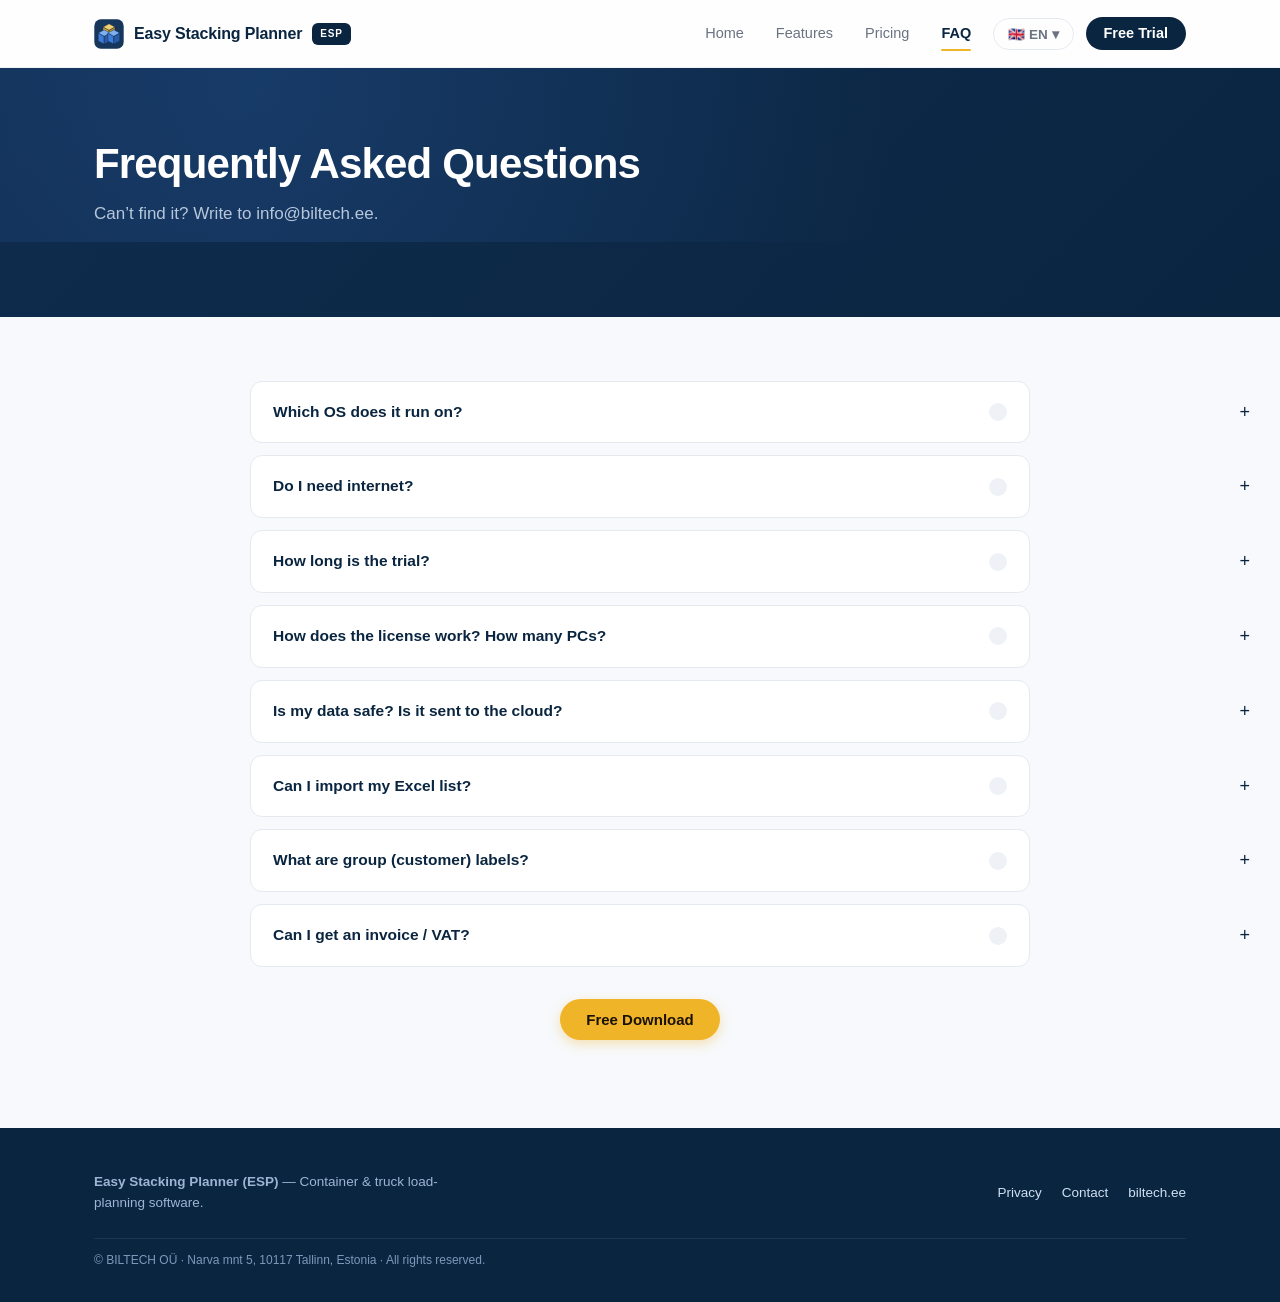
<file: sss.html>
<!DOCTYPE html>
<html lang="tr">
<head>
<meta charset="utf-8">
<meta name="viewport" content="width=device-width, initial-scale=1">
<link rel="icon" type="image/x-icon" href="assets/favicon.ico">
<link rel="icon" type="image/png" sizes="32x32" href="assets/favicon-32.png">
<link rel="icon" type="image/png" sizes="128x128" href="assets/favicon-128.png">
<link rel="apple-touch-icon" sizes="256x256" href="assets/favicon-256.png">
<title>SSS — Easy Stacking Planner (ESP)</title>
<meta name="description" content="Easy Stacking Planner hakkında sıkça sorulan sorular: işletim sistemi, lisans, deneme, veri güvenliği, Excel, etiketler ve fatura.">
<link rel="stylesheet" href="assets/site.css?v=20260714g">
</head>
<body data-page="faq">
<div id="site-nav"></div>

<div class="page-hero"><div class="wrap">
  <h1 data-i18n="sp_title"></h1>
  <p data-i18n="sp_sub"></p>
</div></div>

<section><div class="wrap">
  <div class="faq">
    <details class="qa"><summary data-i18n="q1"></summary><div class="a" data-i18n="a1"></div></details>
    <details class="qa"><summary data-i18n="q2"></summary><div class="a" data-i18n="a2"></div></details>
    <details class="qa"><summary data-i18n="q3"></summary><div class="a" data-i18n="a3"></div></details>
    <details class="qa"><summary data-i18n="q4"></summary><div class="a" data-i18n="a4"></div></details>
    <details class="qa"><summary data-i18n="q5"></summary><div class="a" data-i18n="a5"></div></details>
    <details class="qa"><summary data-i18n="q6"></summary><div class="a" data-i18n="a6"></div></details>
    <details class="qa"><summary data-i18n="q7"></summary><div class="a" data-i18n="a7"></div></details>
    <details class="qa"><summary data-i18n="q8"></summary><div class="a" data-i18n="a8"></div></details>
  </div>
  <div style="text-align:center;margin-top:32px">
    <a href="index.html#indir" class="btn btn-primary" data-i18n="hero_cta1"></a>
  </div>
</div></section>

<footer id="site-footer"></footer>
<script src="assets/site.js?v=20260714g"></script>
</body>
</html>
</file>
<file: assets/site.css>
/* ========================================================================
   Easy Stacking Planner — refined multi-page design system (v2)
   Palette: navy #0A2540, ink #1F2937, amber #F0B429, teal #10B981
   Typography: Inter-adjacent stack (system-ui first)
   ======================================================================== */

:root {
  /* Core colours */
  --navy: #0A2540;
  --navy-2: #123556;
  --navy-3: #1D4A78;
  --ink: #1F2937;
  --muted: #6B7280;
  --muted-2: #94A0B4;
  --line: #E5E9F0;
  --line-soft: #EEF2F7;
  --bg: #F7F9FC;
  --card: #FFFFFF;
  --card-alt: #FAFCFE;

  /* Accents */
  --amber: #F0B429;
  --amber-2: #E29B12;
  --amber-soft: rgba(240, 180, 41, 0.14);
  --teal: #10B981;
  --teal-soft: rgba(16, 185, 129, 0.12);
  --coral: #EF4444;

  /* Shadows */
  --sh-1: 0 1px 2px rgba(15, 23, 42, 0.05);
  --sh-2: 0 4px 12px rgba(15, 23, 42, 0.06);
  --sh-3: 0 12px 28px rgba(15, 23, 42, 0.10);
  --sh-4: 0 24px 60px rgba(15, 23, 42, 0.14);
  --sh-hero: 0 40px 80px rgba(10, 37, 64, 0.28);

  /* Radii */
  --r-sm: 8px;
  --r: 12px;
  --r-lg: 16px;
  --r-xl: 22px;

  /* Type */
  --font-sans: 'Inter', -apple-system, BlinkMacSystemFont, 'Segoe UI Variable', 'Segoe UI', Roboto, Helvetica, Arial, sans-serif;
  --font-display: 'Inter', -apple-system, BlinkMacSystemFont, 'Segoe UI Variable', 'Segoe UI', Roboto, Helvetica, Arial, sans-serif;

  /* Spacing scale */
  --space-4: 4px;
  --space-8: 8px;
  --space-12: 12px;
  --space-16: 16px;
  --space-24: 24px;
  --space-32: 32px;
  --space-48: 48px;
  --space-64: 64px;
  --space-96: 96px;
}

* {
  box-sizing: border-box;
  margin: 0;
  padding: 0;
}

html {
  scroll-behavior: smooth;
  -webkit-text-size-adjust: 100%;
}

body {
  font-family: var(--font-sans);
  font-size: 16px;
  line-height: 1.6;
  color: var(--ink);
  background: var(--bg);
  -webkit-font-smoothing: antialiased;
  -moz-osx-font-smoothing: grayscale;
  text-rendering: optimizeLegibility;
  font-feature-settings: "cv02", "cv03", "cv04", "cv11";
}

a {
  color: var(--navy-3);
  text-decoration: none;
  transition: color .15s ease;
}
a:hover { color: var(--navy); }
img { max-width: 100%; display: block; }

.wrap {
  max-width: 1140px;
  margin: 0 auto;
  padding: 0 24px;
}

/* --- Typography scale --- */
h1, h2, h3, h4 {
  font-family: var(--font-display);
  color: var(--navy);
  font-weight: 700;
  letter-spacing: -0.02em;
  line-height: 1.15;
}
h1 { font-size: clamp(34px, 5vw, 52px); }
h2 { font-size: clamp(26px, 3.4vw, 34px); text-align: center; margin-bottom: 12px; }
h3 { font-size: 18px; letter-spacing: -0.01em; }
p { color: var(--muted); }
.sub {
  text-align: center;
  color: var(--muted);
  font-size: 16px;
  max-width: 640px;
  margin: 0 auto 40px;
  line-height: 1.6;
}

/* --- Section rhythm --- */
section {
  padding: 64px 0;
}
section.alt {
  background: linear-gradient(180deg, #ffffff 0%, var(--card-alt) 100%);
  border-top: 1px solid var(--line-soft);
  border-bottom: 1px solid var(--line-soft);
}

/* ------------------------------------------------------------------------
   TOP NAVIGATION
   ------------------------------------------------------------------------ */
.topbar {
  position: sticky;
  top: 0;
  z-index: 60;
  background: rgba(255, 255, 255, 0.82);
  backdrop-filter: saturate(160%) blur(14px);
  -webkit-backdrop-filter: saturate(160%) blur(14px);
  border-bottom: 1px solid var(--line-soft);
}
.topbar .nav {
  display: flex;
  align-items: center;
  justify-content: space-between;
  gap: 20px;
  padding: 14px 0;
}
.brand {
  display: flex;
  align-items: center;
  gap: 10px;
  font-weight: 700;
  font-size: 16px;
  color: var(--navy);
  letter-spacing: -0.01em;
}
.brand svg, .brand img { flex-shrink: 0; }
.brand .tag {
  background: var(--navy);
  color: #fff;
  font-size: 10px;
  padding: 3px 8px;
  border-radius: 6px;
  letter-spacing: 0.08em;
  font-weight: 700;
}
.menu {
  display: flex;
  align-items: center;
  gap: 4px;
  flex-wrap: wrap;
}
.menu a {
  color: var(--muted);
  font-size: 14.5px;
  font-weight: 500;
  padding: 8px 14px;
  border-radius: 8px;
  transition: color .15s ease, background .15s ease;
  position: relative;
}
.menu a:hover { color: var(--navy); background: var(--line-soft); }
.menu a.active { color: var(--navy); font-weight: 600; }
.menu a.active::after {
  content: "";
  position: absolute;
  left: 14px; right: 14px; bottom: 2px;
  height: 2px;
  background: var(--amber);
  border-radius: 2px;
}
.menu .btn-nav {
  background: var(--navy);
  color: #fff;
  padding: 9px 18px;
  border-radius: 999px;
  font-weight: 600;
  transition: background .15s ease, transform .15s ease;
  margin-left: 8px;
}
.menu .btn-nav:hover {
  background: var(--navy-2);
  color: #fff;
  transform: translateY(-1px);
}
.menu .btn-nav.active::after { display: none; }
.lang { position: relative; margin-left: 4px; }
.lang-btn {
  background: transparent;
  color: var(--muted);
  border: 1px solid var(--line);
  border-radius: 999px;
  padding: 7px 14px;
  font-size: 13.5px;
  font-weight: 600;
  cursor: pointer;
  transition: all .15s ease;
  font-family: inherit;
}
.lang-btn:hover { border-color: var(--navy); color: var(--navy); }
.lang-menu {
  position: absolute;
  right: 0;
  top: calc(100% + 6px);
  background: #fff;
  border: 1px solid var(--line);
  border-radius: var(--r);
  box-shadow: var(--sh-3);
  overflow: hidden;
  display: none;
  min-width: 170px;
  z-index: 80;
}
.lang-menu.open { display: block; }
.lang-menu button {
  display: block;
  width: 100%;
  text-align: left;
  background: none;
  border: none;
  padding: 10px 16px;
  font-size: 14px;
  color: var(--ink);
  cursor: pointer;
  font-family: inherit;
  transition: background .12s ease;
}
.lang-menu button:hover { background: var(--line-soft); }
.hamb {
  display: none;
  background: none;
  border: none;
  color: var(--navy);
  font-size: 22px;
  cursor: pointer;
  padding: 6px 10px;
}

/* ------------------------------------------------------------------------
   BUTTONS
   ------------------------------------------------------------------------ */
.btn {
  display: inline-flex;
  align-items: center;
  justify-content: center;
  gap: 8px;
  padding: 13px 26px;
  border-radius: 999px;
  font-weight: 600;
  font-size: 15px;
  cursor: pointer;
  border: none;
  transition: transform .15s ease, box-shadow .15s ease, background .15s ease, color .15s ease;
  font-family: inherit;
  line-height: 1;
  text-align: center;
}
.btn-primary {
  background: var(--amber);
  color: #1a1206;
  box-shadow: 0 4px 12px rgba(240, 180, 41, 0.35);
}
.btn-primary:hover {
  background: var(--amber-2);
  color: #1a1206;
  transform: translateY(-1px);
  box-shadow: 0 8px 20px rgba(240, 180, 41, 0.45);
}
.btn-ghost {
  background: transparent;
  color: #fff;
  border: 1.5px solid rgba(255, 255, 255, 0.4);
}
.btn-ghost:hover {
  background: rgba(255, 255, 255, 0.1);
  color: #fff;
  border-color: rgba(255, 255, 255, 0.7);
}
.btn-navy {
  background: var(--navy);
  color: #fff;
}
.btn-navy:hover {
  background: var(--navy-2);
  color: #fff;
  transform: translateY(-1px);
}

/* ------------------------------------------------------------------------
   HERO (home page)
   ------------------------------------------------------------------------ */
.hero-sec {
  background: linear-gradient(135deg, #0F2C4E 0%, #0A2540 55%, #071A32 100%);
  color: #fff;
  position: relative;
  overflow: hidden;
}
.hero-sec::before {
  content: "";
  position: absolute;
  inset: -20% -10% auto -10%;
  height: 60%;
  background:
    radial-gradient(circle at 20% 30%, rgba(61, 123, 217, 0.25), transparent 55%),
    radial-gradient(circle at 80% 20%, rgba(240, 180, 41, 0.15), transparent 60%);
  pointer-events: none;
}
.hero-sec::after {
  content: "";
  position: absolute;
  left: 0; right: 0; bottom: -1px;
  height: 60px;
  background: linear-gradient(180deg, transparent 0%, var(--bg) 100%);
  pointer-events: none;
}
.hero {
  display: grid;
  grid-template-columns: 1fr 1.35fr;
  gap: 40px;
  align-items: center;
  padding: 88px 0 112px;
  position: relative;
  z-index: 1;
}
.hero h1 {
  color: #fff;
  margin-bottom: 20px;
  letter-spacing: -0.03em;
}
.hero p.lead {
  font-size: 18px;
  color: #B7C7DB;
  margin-bottom: 32px;
  max-width: 520px;
  line-height: 1.65;
}
.hero .cta {
  display: flex;
  gap: 12px;
  flex-wrap: wrap;
}
.hero .note {
  margin-top: 20px;
  color: #94A9C3;
  font-size: 13.5px;
}
.hero .shot {
  padding: 0;
  background: none;
  border: none;
  backdrop-filter: none;
}
.hero .shot img {
  display: block;
  width: 100%;
  height: auto;
  filter: drop-shadow(0 24px 60px rgba(0, 0, 0, 0.55));
}
.hero .shot .frame {
  background: rgba(255, 255, 255, 0.06);
  border-radius: 10px;
  min-height: 300px;
  display: flex;
  align-items: center;
  justify-content: center;
  color: #7A8FA8;
  font-size: 13px;
  text-align: center;
  padding: 20px;
}

/* Page hero (features, pricing, faq pages) */
.page-hero {
  background: linear-gradient(135deg, #0F2C4E 0%, #0A2540 100%);
  color: #fff;
  padding: 72px 0 88px;
  position: relative;
  overflow: hidden;
}
.page-hero::before {
  content: "";
  position: absolute;
  inset: -30% -10% auto -10%;
  height: 100%;
  background:
    radial-gradient(circle at 25% 40%, rgba(61, 123, 217, 0.2), transparent 55%);
  pointer-events: none;
}
.page-hero .wrap { position: relative; z-index: 1; }
.page-hero h1 {
  color: #fff;
  font-size: clamp(30px, 4vw, 42px);
  margin-bottom: 12px;
}
.page-hero p {
  color: #B7C7DB;
  font-size: 17px;
  max-width: 620px;
  line-height: 1.65;
}

/* ------------------------------------------------------------------------
   FEATURE CARDS
   ------------------------------------------------------------------------ */
.feat {
  display: grid;
  grid-template-columns: repeat(3, 1fr);
  gap: 24px;
}
.card {
  background: var(--card);
  border: 1px solid var(--line);
  border-radius: var(--r-lg);
  padding: 28px 26px;
  transition: transform .2s ease, box-shadow .2s ease, border-color .2s ease;
  position: relative;
  overflow: hidden;
}
.card:hover {
  transform: translateY(-3px);
  box-shadow: var(--sh-3);
  border-color: rgba(10, 37, 64, 0.18);
}
.card .ic {
  display: inline-flex;
  align-items: center;
  justify-content: center;
  width: 44px;
  height: 44px;
  border-radius: 11px;
  background: linear-gradient(135deg, var(--navy) 0%, var(--navy-2) 100%);
  color: #fff;
  font-size: 22px;
  margin-bottom: 18px;
  box-shadow: 0 4px 12px rgba(10, 37, 64, 0.2);
}
.card h3 {
  font-size: 16.5px;
  color: var(--navy);
  margin-bottom: 8px;
  font-weight: 700;
}
.card p {
  color: var(--muted);
  font-size: 14.5px;
  line-height: 1.6;
}

/* Highlighted differentiator cards (Rakiplerden Farkımız) */
.feat.feat-4 {
  grid-template-columns: repeat(2, 1fr);
  max-width: 1000px;
  margin: 0 auto;
  gap: 22px;
}
.feat.feat-3 {
  grid-template-columns: repeat(3, 1fr);
  gap: 22px;
}

/* Education / academic gift section */
.edu-card {
  width: 100%;
  margin: 0 auto;
  background: linear-gradient(135deg, #F0F7FF 0%, #FBF6FF 100%);
  border: 1px solid #DBE7F5;
  border-left: 5px solid #6D28D9;
  border-radius: var(--r-xl);
  padding: 44px 44px;
  box-shadow: var(--sh-2);
  position: relative;
  overflow: hidden;
}
.edu-card::before {
  content: "";
  position: absolute;
  top: -60px; right: -60px;
  width: 220px; height: 220px;
  border-radius: 50%;
  background: radial-gradient(circle, rgba(109, 40, 217, 0.08), transparent 65%);
  pointer-events: none;
}
.edu-card h2 {
  text-align: left;
  color: var(--navy);
  font-size: clamp(22px, 3vw, 28px);
  margin-bottom: 14px;
  letter-spacing: -0.02em;
}
.edu-card p {
  color: var(--ink);
  font-size: 15.5px;
  line-height: 1.65;
  margin-bottom: 22px;
  max-width: 640px;
}
.edu-list {
  list-style: none;
  padding: 0;
  margin: 0 0 26px;
  display: grid;
  gap: 6px;
}
.edu-list li {
  color: var(--navy);
  font-weight: 500;
  font-size: 14.5px;
  line-height: 1.55;
}
.card.card-hl {
  border-left: 3px solid var(--amber);
  background: linear-gradient(135deg, #ffffff 0%, #FFFCF3 100%);
}
.card.card-hl h3 {
  font-size: 17px;
  margin-bottom: 10px;
}
.card.card-hl p {
  font-size: 14.5px;
  line-height: 1.65;
}

/* ------------------------------------------------------------------------
   SCREENSHOTS GALLERY
   ------------------------------------------------------------------------ */
.gallery {
  columns: 3;
  column-gap: 22px;
  max-width: 1140px;
  margin: 0 auto;
}
.gallery .gitem {
  break-inside: avoid;
  page-break-inside: avoid;
  -webkit-column-break-inside: avoid;
  margin-bottom: 22px;
  display: inline-block;
  width: 100%;
}
.gitem {
  margin: 0;
  background: var(--card);
  border: 1px solid var(--line);
  border-radius: var(--r);
  overflow: hidden;
  box-shadow: var(--sh-1);
  transition: transform .2s ease, box-shadow .2s ease;
}
.gitem:hover {
  transform: translateY(-3px);
  box-shadow: var(--sh-3);
}
.gitem img {
  width: 100%;
  display: block;
  background: #F0F3F8;
}
.gitem figcaption {
  padding: 18px 22px 22px;
  border-top: 1px solid var(--line-soft);
}
.gitem figcaption h4 {
  margin: 0 0 10px;
  font-size: 16px;
  font-weight: 700;
  color: var(--navy);
  letter-spacing: -0.01em;
  line-height: 1.35;
}
.gitem figcaption p {
  margin: 0;
  font-size: 13.5px;
  color: var(--muted);
  line-height: 1.6;
}

/* ------------------------------------------------------------------------
   SHOWCASE (report + label)
   ------------------------------------------------------------------------ */
.showcase {
  display: grid;
  grid-template-columns: 1.35fr 1fr;
  gap: 32px;
  align-items: start;
  max-width: 960px;
  margin: 0 auto;
}
.showcase figure {
  margin: 0;
  background: var(--card);
  border: 1px solid var(--line);
  border-radius: var(--r-lg);
  padding: 16px;
  box-shadow: var(--sh-2);
  transition: transform .2s ease, box-shadow .2s ease;
}
.showcase figure:hover {
  transform: translateY(-3px);
  box-shadow: var(--sh-3);
}
.showcase img {
  width: 100%;
  border-radius: var(--r);
  background: #F0F3F8;
  display: block;
}
.showcase figcaption {
  margin-top: 14px;
  padding: 0 4px;
  font-size: 13px;
  color: var(--muted);
  font-weight: 500;
  text-align: center;
  letter-spacing: 0.01em;
}

/* ------------------------------------------------------------------------
   COMPARISON TABLE
   ------------------------------------------------------------------------ */
.cmp {
  background: var(--card);
  border: 1px solid var(--line);
  border-radius: var(--r-lg);
  overflow: hidden;
  box-shadow: var(--sh-2);
}
table.cmp-t {
  width: 100%;
  border-collapse: collapse;
}
.cmp-t th, .cmp-t td {
  padding: 15px 22px;
  text-align: left;
  border-bottom: 1px solid var(--line-soft);
  font-size: 14.5px;
  color: var(--ink);
  vertical-align: middle;
}
.cmp-t thead th {
  background: var(--navy);
  color: #fff;
  font-size: 14px;
  font-weight: 700;
  letter-spacing: 0.02em;
  text-transform: none;
  padding: 18px 20px;
  vertical-align: bottom;
}
.cmp-t thead th.pro {
  background: linear-gradient(135deg, var(--amber-2), #B8790C);
  color: #fff;
}
.cmp-t thead th.pplus {
  background: linear-gradient(135deg, var(--navy-3), var(--navy));
}
.cmp-t thead th .col-price {
  display: block;
  font-size: 18px;
  font-weight: 800;
  margin-top: 6px;
  letter-spacing: -0.01em;
}
.cmp-t thead th .col-price .pp {
  font-size: 12px;
  font-weight: 500;
  opacity: 0.85;
  margin-left: 2px;
}
.cmp-t th.col, .cmp-t td.col {
  text-align: center;
  width: 170px;
  min-width: 170px;
}
.cmp-t td.yes {
  color: var(--teal);
  font-weight: 700;
}
.cmp-t td.no {
  color: var(--muted-2);
  font-weight: 500;
}
.cmp-t tbody tr {
  transition: background .12s ease;
}
.cmp-t tbody tr:hover { background: var(--line-soft); }
.cmp-t tbody tr:last-child th, .cmp-t tbody tr:last-child td { border-bottom: none; }
.cmp-t tbody tr.hl-row {
  background: var(--line-soft);
  font-weight: 600;
}
.cmp-t tbody tr.hl-row:hover { background: #E4EAF3; }
.cmp-t tbody tr.hl-row td { color: var(--navy); }
.plan-badge {
  display: inline-block;
  font-size: 10.5px;
  font-weight: 800;
  padding: 3px 9px;
  border-radius: 999px;
  margin-left: 8px;
  letter-spacing: 0.06em;
  vertical-align: middle;
}
.bfree { background: rgba(255, 255, 255, 0.15); color: #B7C7DB; }
.bpro  { background: var(--amber); color: #1a1206; }

/* ------------------------------------------------------------------------
   PRICING CARDS
   ------------------------------------------------------------------------ */
.plans {
  display: grid;
  grid-template-columns: 1fr 1fr;
  gap: 24px;
  max-width: 820px;
  margin: 0 auto;
  align-items: stretch;
}
.plans.plans-3 {
  grid-template-columns: repeat(3, 1fr);
  max-width: 1120px;
  gap: 22px;
}
.plan .price small {
  display: inline;
}
.plan .palt {
  font-size: 13.5px;
  color: var(--muted);
  margin: 0 0 18px;
  line-height: 1.5;
}
.plan .palt strong { color: var(--navy); }
.btn-alt {
  display: block;
  text-align: center;
  margin-top: 10px;
  padding: 10px;
  font-size: 13.5px;
  color: var(--muted);
  text-decoration: none;
  font-weight: 600;
  border-radius: var(--r-sm);
  transition: all .15s ease;
}
.btn-alt:hover {
  color: var(--navy);
  background: var(--line-soft);
}
.plan {
  background: var(--card);
  border: 1px solid var(--line);
  border-radius: var(--r-xl);
  padding: 34px 30px 30px;
  text-align: left;
  box-shadow: var(--sh-1);
  position: relative;
  transition: transform .2s ease, box-shadow .2s ease;
  display: flex;
  flex-direction: column;
}
.plan > ul { flex: 1; margin-bottom: 20px; }
.plan-btm {
  margin-top: auto;
  display: flex;
  flex-direction: column;
  gap: 10px;
}
.plan-btm .btn-alt { text-align: center; }
.plan:hover { transform: translateY(-4px); box-shadow: var(--sh-3); }

/* BASIC — blue accent */
.plan.basic {
  border: 2px solid #3D7BD9;
  background: linear-gradient(180deg, #F5F9FF 0%, #FFFFFF 40%);
  box-shadow: 0 12px 28px rgba(61, 123, 217, 0.14);
}
.plan.basic .pname { color: #2A5CA8; }

/* PRO — amber featured */
.plan.pro {
  border: 2px solid var(--amber);
  box-shadow: 0 20px 44px rgba(240, 180, 41, 0.22);
  background: linear-gradient(180deg, #FFFDF7 0%, #FFFFFF 40%);
}

/* PRO+ — premium violet + navy */
.plan.pplus {
  border: 2px solid #7C3AED;
  border-top-width: 6px;
  background: linear-gradient(180deg, #FAF7FF 0%, #FFFFFF 40%);
  box-shadow: 0 14px 32px rgba(124, 58, 237, 0.18);
  position: relative;
}
.plan.pplus .pname {
  color: #6D28D9;
}
.plan.pplus .btn.btn-navy {
  background: linear-gradient(135deg, #6D28D9 0%, #4C1D95 100%);
  box-shadow: 0 6px 16px rgba(124, 58, 237, 0.35);
}
.plan.pplus .btn.btn-navy:hover {
  background: linear-gradient(135deg, #7C3AED 0%, #5B21B6 100%);
  box-shadow: 0 10px 22px rgba(124, 58, 237, 0.45);
}
.plan .pname {
  font-size: 12px;
  font-weight: 800;
  letter-spacing: 0.14em;
  color: var(--muted);
  text-transform: uppercase;
  margin-bottom: 14px;
}
.plan.pro .pname { color: var(--amber-2); }
.plan .price {
  font-size: 40px;
  font-weight: 800;
  color: var(--navy);
  letter-spacing: -0.02em;
  line-height: 1;
  margin: 0 0 10px;
}
.plan .price small {
  font-size: 15px;
  color: var(--muted);
  font-weight: 500;
  margin-left: 4px;
}
.plan .sub {
  font-size: 13.5px;
  color: var(--muted);
  margin: 0 0 20px;
  text-align: left;
}
.plan ul {
  list-style: none;
  margin: 20px 0 26px;
  padding: 0;
}
.plan li {
  padding: 8px 0 8px 30px;
  position: relative;
  font-size: 14.5px;
  color: var(--ink);
  line-height: 1.5;
}
.plan li::before {
  content: "";
  position: absolute;
  left: 0; top: 12px;
  width: 18px; height: 18px;
  border-radius: 50%;
  background: var(--teal-soft);
}
.plan li::after {
  content: "";
  position: absolute;
  left: 5px; top: 15px;
  width: 8px; height: 4px;
  border-left: 2px solid var(--teal);
  border-bottom: 2px solid var(--teal);
  transform: rotate(-45deg);
}
.ribbon {
  position: absolute;
  top: -12px;
  left: 50%;
  transform: translateX(-50%);
  background: var(--amber);
  color: #1a1206;
  font-size: 11px;
  font-weight: 800;
  padding: 5px 14px;
  border-radius: 999px;
  letter-spacing: 0.08em;
  text-transform: uppercase;
  box-shadow: 0 4px 12px rgba(240, 180, 41, 0.35);
}

/* ------------------------------------------------------------------------
   DOWNLOAD SECTION (buy)
   ------------------------------------------------------------------------ */
.buy {
  background: linear-gradient(135deg, #0F2C4E 0%, #0A2540 100%);
  color: #fff;
  border-radius: var(--r-xl);
  padding: 56px 40px;
  text-align: center;
  position: relative;
  overflow: hidden;
  box-shadow: var(--sh-4);
}
.buy::before {
  content: "";
  position: absolute;
  inset: -30% -10% auto auto;
  width: 60%;
  height: 100%;
  background: radial-gradient(circle at 70% 20%, rgba(240, 180, 41, 0.14), transparent 60%);
  pointer-events: none;
}
.buy > * { position: relative; z-index: 1; }
.buy h2 {
  color: #fff;
  font-size: 30px;
  margin-bottom: 14px;
}
.buy p {
  color: #B7C7DB;
  max-width: 620px;
  margin: 0 auto 28px;
  font-size: 15.5px;
  line-height: 1.65;
}

/* Steps */
.steps {
  display: grid;
  grid-template-columns: repeat(4, 1fr);
  gap: 14px;
  margin: 32px 0;
  max-width: 820px;
  margin-left: auto;
  margin-right: auto;
}
.step {
  background: rgba(255, 255, 255, 0.06);
  border: 1px solid rgba(255, 255, 255, 0.12);
  border-radius: var(--r);
  padding: 20px 16px;
  transition: background .15s ease, transform .15s ease;
}
.step:hover {
  background: rgba(255, 255, 255, 0.1);
  transform: translateY(-2px);
}
.step .n {
  width: 32px; height: 32px;
  border-radius: 50%;
  background: var(--amber);
  color: #1a1206;
  font-weight: 800;
  display: flex;
  align-items: center;
  justify-content: center;
  margin: 0 auto 10px;
  font-size: 14px;
  box-shadow: 0 3px 8px rgba(240, 180, 41, 0.35);
}
.step h4 {
  color: #fff;
  font-size: 13.5px;
  margin-bottom: 6px;
  letter-spacing: 0.01em;
}
.step p {
  font-size: 12px;
  color: #A9C4E2;
  margin: 0;
  line-height: 1.45;
}

/* ------------------------------------------------------------------------
   DOWNLOAD FORM
   ------------------------------------------------------------------------ */
.dl-form {
  max-width: 460px;
  margin: 12px auto 0;
  display: flex;
  flex-direction: column;
  gap: 10px;
}
.dl-form input[type=email],
.dl-form input[type=text] {
  padding: 13px 16px;
  border: 1px solid rgba(255, 255, 255, 0.18);
  background: rgba(255, 255, 255, 0.06);
  color: #fff;
  border-radius: 10px;
  font-size: 14.5px;
  font-family: inherit;
  transition: border-color .15s ease, background .15s ease;
}
.dl-form input::placeholder { color: #A9C4E2; }
.dl-form input:focus {
  outline: none;
  border-color: var(--amber);
  background: rgba(255, 255, 255, 0.10);
}
.dl-consent {
  display: flex;
  gap: 10px;
  align-items: flex-start;
  font-size: 13px;
  color: #B7C7DB;
  line-height: 1.5;
  text-align: left;
  margin-top: 4px;
}
.dl-consent input { margin-top: 3px; accent-color: var(--amber); flex-shrink: 0; }
.dl-consent a {
  color: var(--amber);
  font-weight: 600;
  text-decoration: underline;
}
.dl-form .btn { width: 100%; margin-top: 6px; }
.dl-msg {
  font-size: 13.5px;
  font-weight: 600;
  min-height: 20px;
  margin-top: 4px;
}
.dl-msg.ok { color: #6EE7A9; }
.dl-msg.err { color: #FCA5A5; }

/* ------------------------------------------------------------------------
   FAQ
   ------------------------------------------------------------------------ */
.faq {
  max-width: 780px;
  margin: 0 auto;
  display: flex;
  flex-direction: column;
  gap: 12px;
}
.qa {
  background: var(--card);
  border: 1px solid var(--line);
  border-radius: var(--r);
  overflow: hidden;
  transition: border-color .15s ease, box-shadow .15s ease;
}
.qa[open] {
  border-color: rgba(10, 37, 64, 0.2);
  box-shadow: var(--sh-2);
}
.qa summary {
  padding: 18px 22px;
  font-weight: 600;
  font-size: 15.5px;
  color: var(--navy);
  cursor: pointer;
  list-style: none;
  display: flex;
  justify-content: space-between;
  align-items: center;
  gap: 12px;
  transition: background .12s ease;
}
.qa summary:hover { background: var(--card-alt); }
.qa summary::-webkit-details-marker { display: none; }
.qa summary::after {
  content: "";
  width: 18px; height: 18px;
  border-radius: 50%;
  background: var(--line-soft);
  color: var(--navy);
  font-size: 13px;
  display: inline-flex;
  align-items: center;
  justify-content: center;
  flex-shrink: 0;
  position: relative;
  transition: background .15s ease, transform .2s ease;
}
.qa summary::before {
  content: "+";
  position: absolute;
  right: 30px;
  color: var(--navy);
  font-size: 18px;
  font-weight: 300;
  transition: transform .2s ease;
}
.qa[open] summary::before {
  content: "–";
  transform: rotate(0deg);
}
.qa .a {
  padding: 0 22px 20px;
  color: var(--muted);
  font-size: 14.5px;
  line-height: 1.65;
}
.qa .a strong { color: var(--ink); font-weight: 600; }

/* ------------------------------------------------------------------------
   FOOTER
   ------------------------------------------------------------------------ */
footer {
  background: var(--navy);
  color: #9FB4D4;
  padding: 44px 0 32px;
  font-size: 13.5px;
  margin-top: 24px;
}
.foot-grid {
  display: flex;
  justify-content: space-between;
  gap: 24px;
  flex-wrap: wrap;
  align-items: center;
  padding-bottom: 24px;
  border-bottom: 1px solid rgba(255, 255, 255, 0.08);
}
.foot-grid > div:first-child { max-width: 380px; line-height: 1.55; }
.foot-links {
  display: flex;
  gap: 20px;
  flex-wrap: wrap;
  font-weight: 500;
}
footer a { color: #CFE0F2; }
footer a:hover { color: #fff; }
footer .foot-bot {
  margin-top: 20px;
  color: #7C93B2;
  font-size: 12.5px;
}

/* ------------------------------------------------------------------------
   HELPERS & ANIMATIONS
   ------------------------------------------------------------------------ */
.fade-in {
  opacity: 0;
  transform: translateY(14px);
  animation: fadein .7s ease forwards;
}
@keyframes fadein {
  to { opacity: 1; transform: translateY(0); }
}
@media (prefers-reduced-motion: reduce) {
  * { animation: none !important; transition: none !important; }
  html { scroll-behavior: auto; }
}

/* ------------------------------------------------------------------------
   RESPONSIVE
   ------------------------------------------------------------------------ */
@media (max-width: 960px) {
  section { padding: 64px 0; }
  .hero {
    grid-template-columns: 1fr;
    gap: 40px;
    padding: 56px 0 80px;
  }
  .hero p.lead { max-width: none; }
  .feat { grid-template-columns: 1fr 1fr; }
  .showcase { grid-template-columns: 1fr; }
  .steps { grid-template-columns: 1fr 1fr; }
  .plans { grid-template-columns: 1fr; }
  .plans.plans-3 { grid-template-columns: 1fr; max-width: 500px; }
  .feat.feat-4 { grid-template-columns: 1fr; }
  .gallery { columns: 2; }
  .cmp-t th.col, .cmp-t td.col { width: auto; min-width: 0; padding-left: 12px; padding-right: 12px; }
  .cmp-t thead th .col-price { font-size: 15px; }
  .cmp-t th, .cmp-t td { padding-left: 14px; padding-right: 14px; }
}

@media (max-width: 700px) {
  section { padding: 56px 0; }
  h2 { font-size: 24px; }
  .feat { grid-template-columns: 1fr; }
  .gallery { columns: 1; }
  .menu {
    display: none;
    position: absolute;
    top: 100%;
    left: 0; right: 0;
    background: #fff;
    border-bottom: 1px solid var(--line);
    flex-direction: column;
    align-items: stretch;
    padding: 12px 20px;
    gap: 2px;
    box-shadow: var(--sh-2);
  }
  .menu.open { display: flex; }
  .menu a {
    padding: 12px 10px;
    border-radius: 0;
  }
  .menu a.active::after { display: none; }
  .menu a.active { background: var(--line-soft); }
  .menu .btn-nav {
    margin: 8px 0 0;
    border-radius: var(--r);
    text-align: center;
    padding: 12px 20px;
  }
  .hamb { display: block; }
  .topbar .nav { position: relative; padding: 10px 0; }
  .buy { padding: 40px 24px; }
  .buy h2 { font-size: 24px; }
  .steps { grid-template-columns: 1fr; }
  .foot-grid { flex-direction: column; align-items: flex-start; }
}

/* ------------------------------------------------------------------------
   CHECKOUT PAGE (esp.biltech.ee/checkout)
   ------------------------------------------------------------------------ */
.ck-grid {
  display: grid;
  grid-template-columns: 1fr 1.4fr;
  gap: 40px;
  align-items: start;
}
.ck-summary {
  position: sticky;
  top: 100px;
}
.ck-summary-card {
  background: linear-gradient(180deg, #FAFCFF 0%, #FFFFFF 100%);
  border: 1px solid var(--line);
  border-radius: var(--r-xl);
  padding: 28px 26px;
  box-shadow: var(--sh-2);
}
.ck-summary-head {
  display: flex;
  justify-content: space-between;
  align-items: baseline;
  margin-bottom: 4px;
}
.ck-plan-name {
  font-size: 20px;
  font-weight: 700;
  color: var(--navy);
  letter-spacing: -0.01em;
}
.ck-plan-cycle {
  font-size: 13px;
  color: var(--muted);
  text-transform: uppercase;
  letter-spacing: 0.05em;
}
.ck-plan-price {
  font-size: 36px;
  font-weight: 800;
  color: var(--navy);
  letter-spacing: -0.02em;
  margin-bottom: 16px;
}
.ck-features {
  list-style: none;
  padding: 0;
  margin: 0 0 20px;
  border-top: 1px solid var(--line-soft);
  padding-top: 18px;
}
.ck-features li {
  font-size: 14px;
  color: var(--ink);
  padding: 6px 0 6px 22px;
  position: relative;
  line-height: 1.45;
}
.ck-features li::before {
  content: "✓";
  position: absolute;
  left: 0;
  color: var(--teal, #10B981);
  font-weight: 700;
}
.ck-change {
  display: inline-block;
  font-size: 13px;
  color: var(--amber-2, #B78525);
  text-decoration: none;
  border-bottom: 1px dashed currentColor;
  margin-bottom: 20px;
}
.ck-change:hover { color: var(--navy); }
.ck-total {
  display: flex;
  justify-content: space-between;
  align-items: center;
  padding: 16px 0;
  border-top: 2px solid var(--navy);
  font-size: 15px;
  color: var(--navy);
  font-weight: 600;
}
.ck-total strong {
  font-size: 22px;
  font-weight: 800;
}
.ck-vat-note {
  font-size: 12px;
  color: var(--muted);
  margin-top: 4px;
  line-height: 1.45;
}

.ck-form-wrap {
  background: #fff;
  border: 1px solid var(--line);
  border-radius: var(--r-xl);
  padding: 36px 40px;
  box-shadow: var(--sh-1);
}
.ck-form { display: flex; flex-direction: column; gap: 28px; }
.ck-section {}
.ck-section h3 {
  font-size: 15px;
  font-weight: 700;
  color: var(--navy);
  margin: 0 0 14px;
  text-transform: uppercase;
  letter-spacing: 0.06em;
  padding-bottom: 8px;
  border-bottom: 1px solid var(--line-soft);
}
.ck-field {
  display: flex;
  flex-direction: column;
  gap: 6px;
  margin-bottom: 14px;
}
.ck-field:last-child { margin-bottom: 0; }
.ck-field label {
  font-size: 13px;
  font-weight: 600;
  color: var(--ink);
}
.ck-field input,
.ck-field select {
  padding: 12px 14px;
  border: 1px solid #D3DEEC;
  border-radius: 10px;
  font-size: 14.5px;
  font-family: inherit;
  color: var(--navy);
  background: #FDFEFF;
  transition: border-color .15s ease, box-shadow .15s ease;
}
.ck-field input:focus,
.ck-field select:focus {
  outline: none;
  border-color: var(--navy);
  box-shadow: 0 0 0 3px rgba(10, 37, 64, 0.1);
  background: #fff;
}
.ck-field input:invalid:not(:placeholder-shown) {
  border-color: #E11D48;
}
.ck-hint {
  font-size: 12px;
  color: var(--muted);
  line-height: 1.4;
}
.ck-row-2 {
  display: grid;
  grid-template-columns: 2fr 1fr;
  gap: 14px;
}
.ck-row-2 .ck-field { margin-bottom: 0; }

.ck-terms {
  display: flex;
  gap: 10px;
  align-items: flex-start;
  font-size: 13.5px;
  color: var(--ink);
  line-height: 1.5;
  padding: 12px 0;
  border-top: 1px solid var(--line-soft);
}
.ck-terms input[type="checkbox"] {
  margin-top: 3px;
  width: 16px;
  height: 16px;
  accent-color: var(--navy);
  flex-shrink: 0;
}
.ck-terms a { color: var(--navy); }

.ck-error {
  background: #FEF2F2;
  border: 1px solid #FCA5A5;
  color: #991B1B;
  padding: 12px 16px;
  border-radius: 8px;
  font-size: 13.5px;
  line-height: 1.5;
}

.ck-submit {
  padding: 16px 24px !important;
  font-size: 16px !important;
  font-weight: 700 !important;
  border-radius: 12px !important;
  width: 100%;
}
.ck-submit:disabled {
  opacity: 0.7;
  cursor: wait;
}

.ck-secure {
  text-align: center;
  font-size: 12.5px;
  color: var(--muted);
  padding-top: 4px;
}

/* Responsive */
@media (max-width: 900px) {
  .ck-grid {
    grid-template-columns: 1fr;
    gap: 24px;
  }
  .ck-summary { position: static; }
  .ck-form-wrap { padding: 26px 22px; }
  .ck-row-2 { grid-template-columns: 1fr; }
}
</file>
